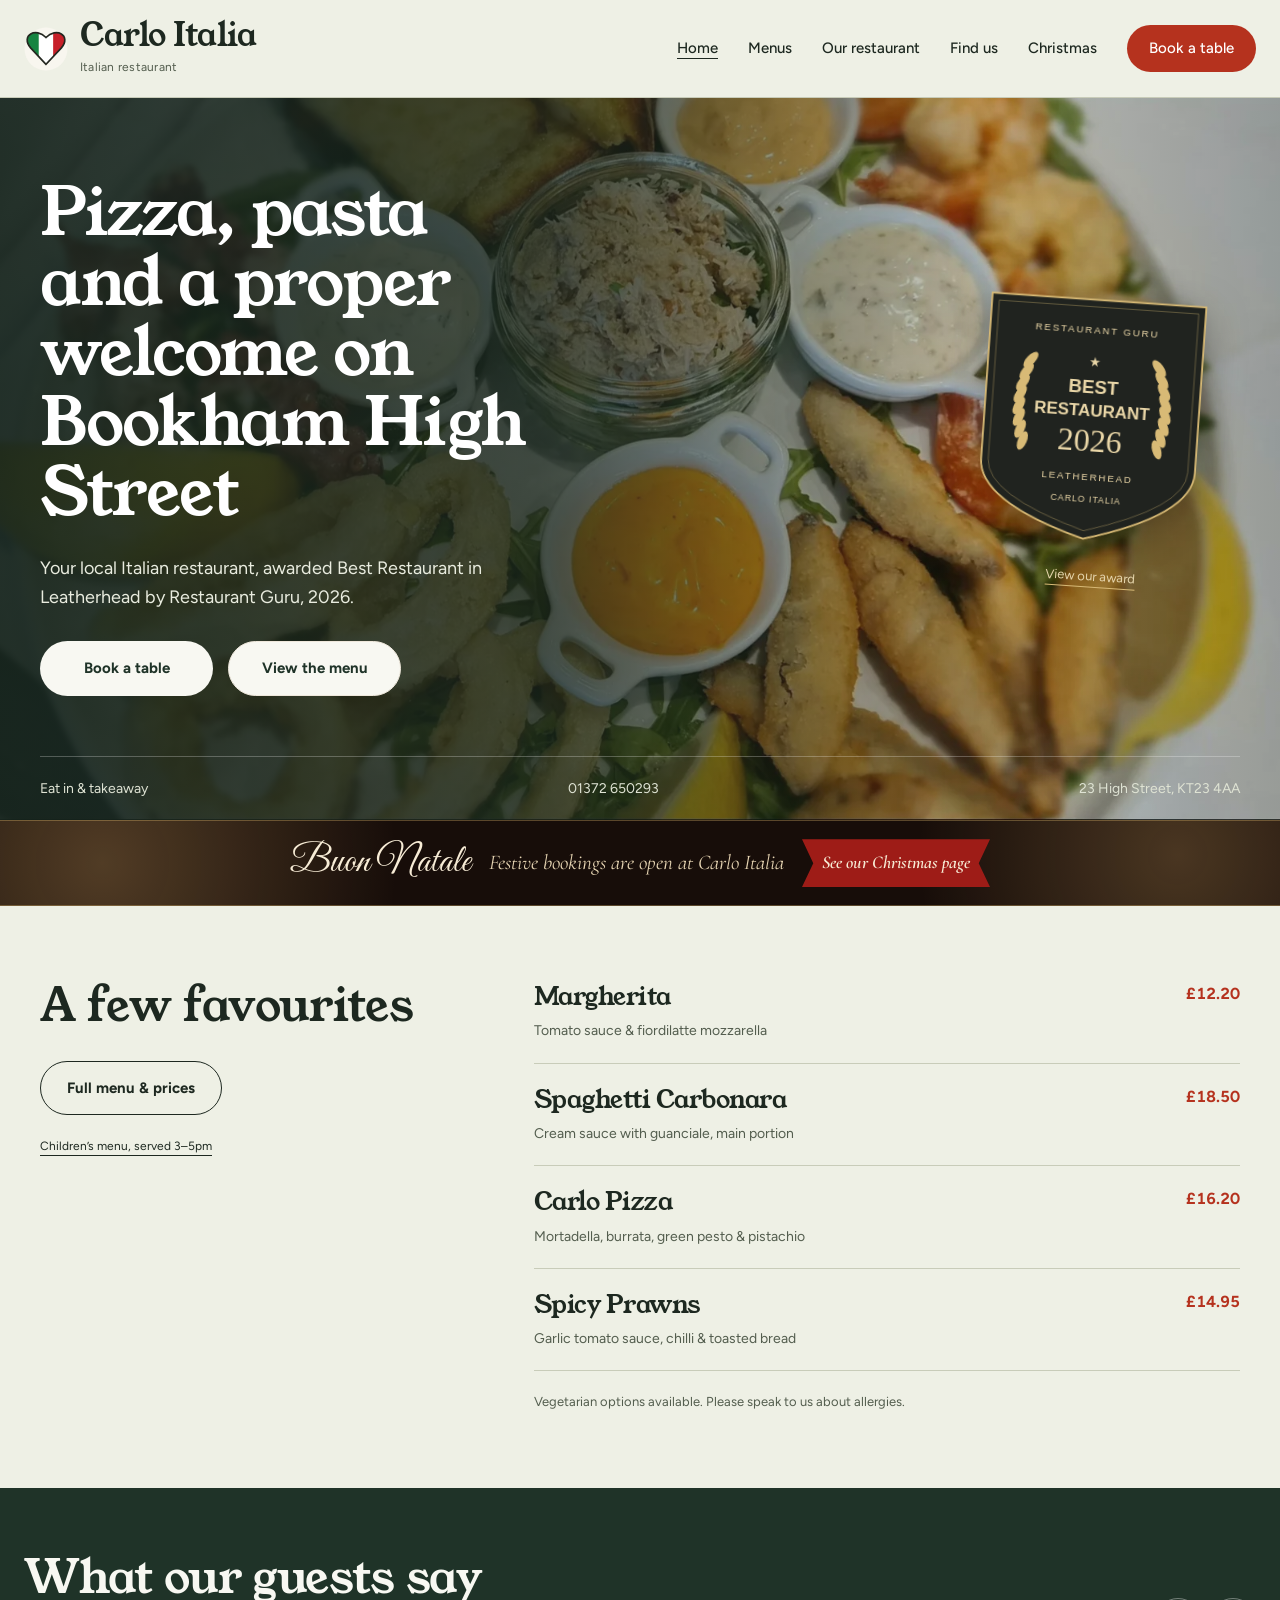
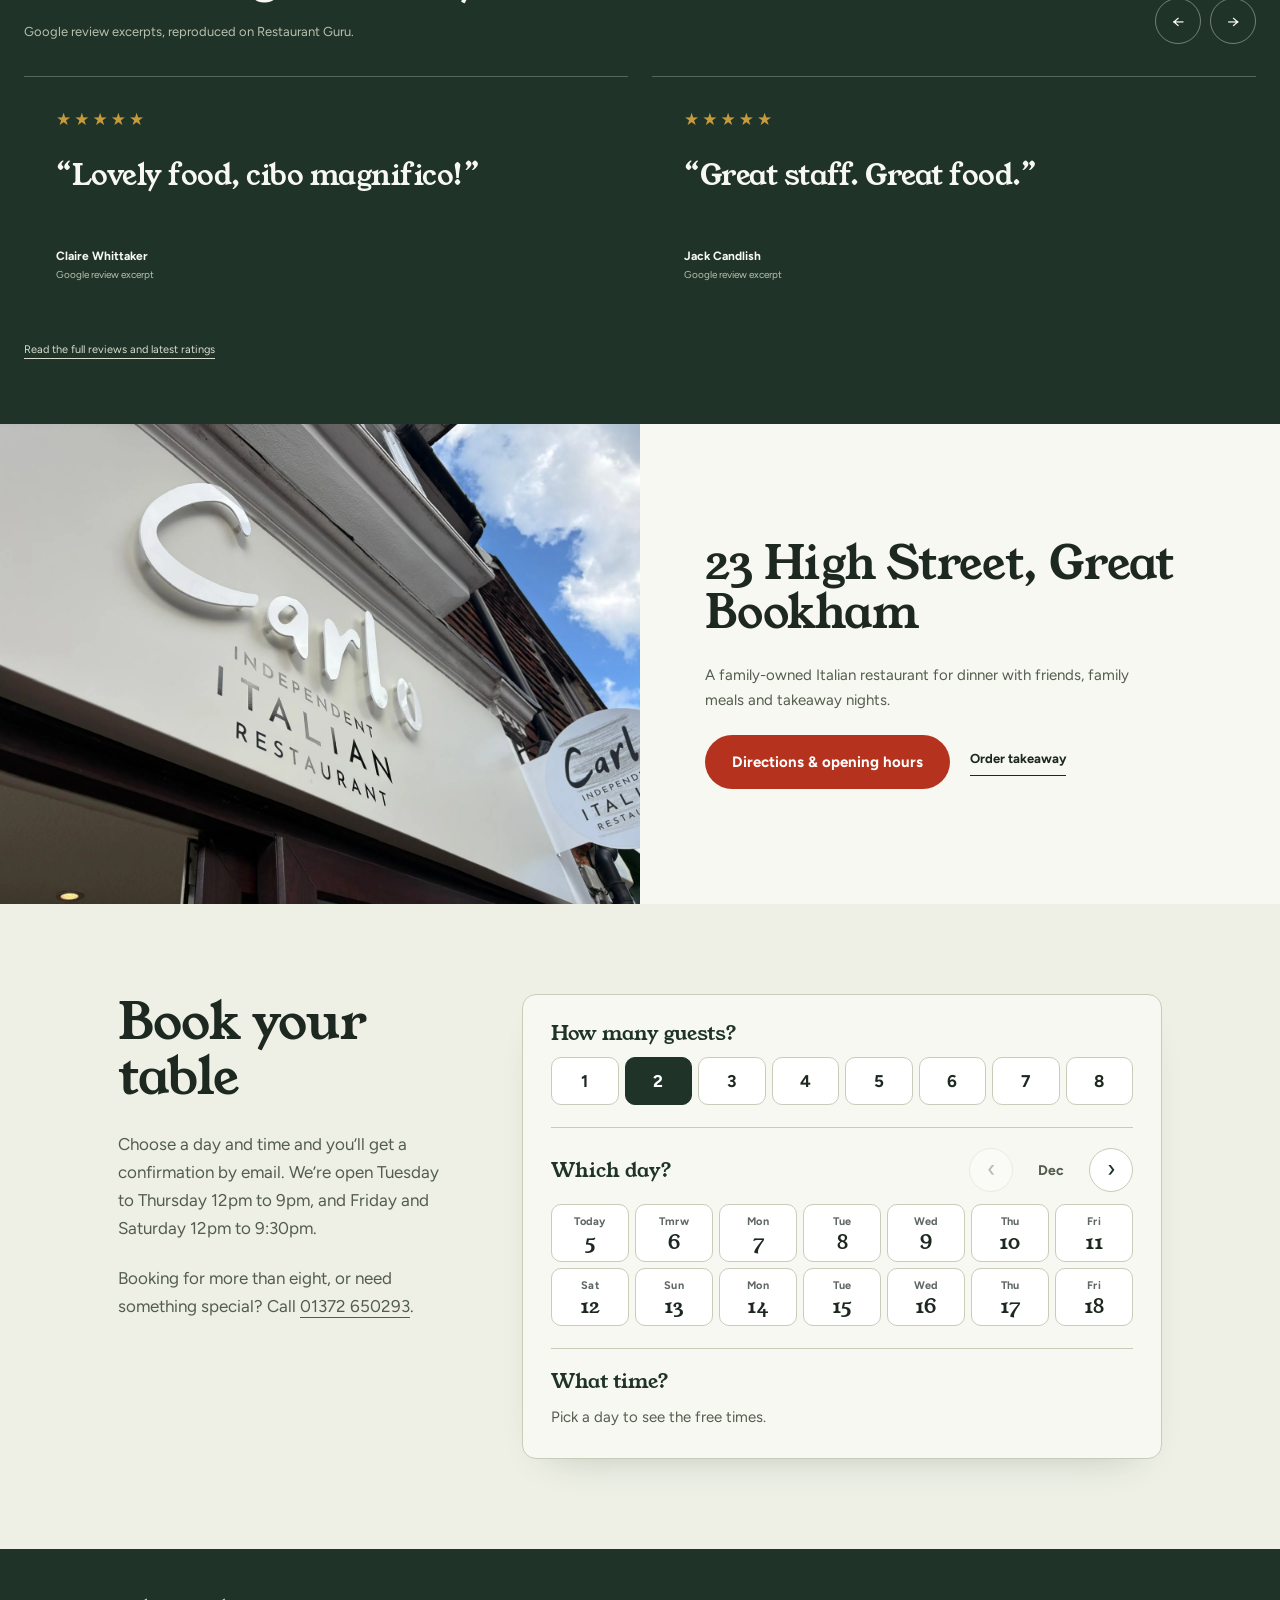
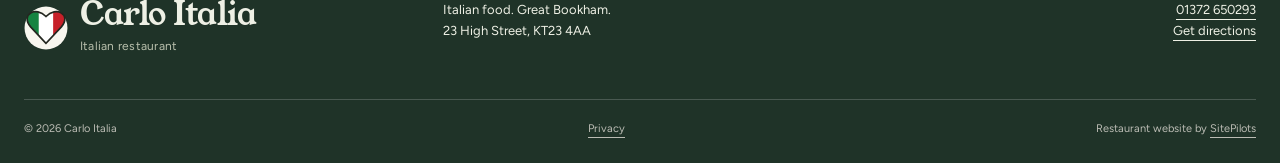
<file: index.html>
<!doctype html><html lang="en-GB"><head><meta charset="utf-8"><meta name="viewport" content="width=device-width,initial-scale=1"><title>Italian Restaurant in Great Bookham | Carlo Italia</title><meta name="description" content="Pizza, pasta and Italian dining at Carlo Italia, 23 High Street, Great Bookham. View the menu, find us and book a table."><meta name="robots" content="index, follow"><link rel="canonical" href="https://www.carloitalia.com/"><meta name="theme-color" content="#1f3328"><meta property="og:title" content="Italian Restaurant in Great Bookham | Carlo Italia"><meta property="og:description" content="Pizza, pasta and Italian dining at Carlo Italia, 23 High Street, Great Bookham. View the menu, find us and book a table."><meta property="og:type" content="website"><meta property="og:url" content="https://www.carloitalia.com/"><meta property="og:image" content="https://www.carloitalia.com/seafood.webp"><link rel="icon" href="favicon.svg" type="image/svg+xml"><link rel="alternate icon" href="favicon.ico"><link rel="apple-touch-icon" href="apple-touch-icon.png"><link rel="preconnect" href="https://fonts.googleapis.com"><link rel="preconnect" href="https://fonts.gstatic.com" crossorigin><link rel="stylesheet" href="https://fonts.googleapis.com/css2?family=Young+Serif&family=Figtree:wght@400;500;700&display=swap"><link rel="stylesheet" href="https://fonts.googleapis.com/css2?family=Great+Vibes&family=Cormorant+Garamond:ital,wght@0,500;0,600;1,500&display=swap"><link rel="stylesheet" href="styles.css?v=3"><script src="script.js" defer></script><script src="booking.js?v=3" defer></script><script type="application/ld+json">{"@context": "https://schema.org", "@type": "Restaurant", "name": "Carlo Italia", "url": "https://www.carloitalia.com/", "telephone": "+441372650293", "servesCuisine": "Italian", "hasMenu": "https://www.carloitalia.com/menu.html", "address": {"@type": "PostalAddress", "streetAddress": "23 High Street", "addressLocality": "Great Bookham", "addressRegion": "Surrey", "postalCode": "KT23 4AA", "addressCountry": "GB"}}</script></head><body><a class="skip" href="#main">Skip to content</a><header class="site-header"><a class="brand" href="index.html" aria-label="Carlo Italia home"><img src="favicon.svg" alt="" width="44" height="44"><span>Carlo Italia <small>Italian restaurant</small></span></a><button class="nav-toggle" type="button" aria-controls="main-nav" aria-expanded="false">Menu <span>+</span></button><nav id="main-nav" aria-label="Main navigation"><a href="index.html" aria-current="page">Home</a><a href="menu.html" >Menus</a><a href="about.html" >Our restaurant</a><a href="visit.html" >Find us</a><a href="christmas.html">Christmas</a><a href="book.html" >Book a table</a></nav></header><main id="main"><section class="hero hero-redesign"><img class="hero-backdrop" src="seafood.webp" width="1600" height="900" alt="Carlo Italia seafood platter, with calamari, prawns and dips" fetchpriority="high"><div class="hero-inner"><div class="hero-copy"><h1>Pizza, pasta and a proper welcome on Bookham High Street</h1><p class="intro">Your local Italian restaurant, awarded Best Restaurant in Leatherhead by Restaurant Guru, 2026.</p><div class="buttons"><a class="button" href="#book">Book a table</a><a class="button hero-secondary" href="menu.html">View the menu</a></div></div><a class="hero-award" href="https://restaurantguru.com/Carlo-Italia-Leatherhead" target="_blank" rel="noopener" aria-label="View Carlo Italia's Restaurant Guru 2026 Best Restaurant award in Leatherhead"><img src="award-2026.svg" width="280" height="300" alt="Restaurant Guru — Best Restaurant 2026, Leatherhead, Carlo Italia"><span>View our award</span></a></div><div class="hero-bottom"><span>Eat in &amp; takeaway</span><a href="tel:+441372650293">01372 650293</a><span>23 High Street, KT23 4AA</span></div></section><a class="xmas-strip" href="christmas.html"><strong>Buon Natale</strong><em>Festive bookings are open at Carlo Italia</em><span>See our Christmas page</span></a><section class="section food-menu"><div class="menu-intro"><h2>A few favourites</h2><a class="button outline" href="menu.html">Full menu &amp; prices</a><a class="small-link" href="menu.html#children">Children’s menu, served 3–5pm</a></div><div class="home-dishes"><article><div><h3>Margherita</h3><p>Tomato sauce &amp; fiordilatte mozzarella</p></div><strong>£12.20</strong></article><article><div><h3>Spaghetti Carbonara</h3><p>Cream sauce with guanciale, main portion</p></div><strong>£18.50</strong></article><article><div><h3>Carlo Pizza</h3><p>Mortadella, burrata, green pesto &amp; pistachio</p></div><strong>£16.20</strong></article><article><div><h3>Spicy Prawns</h3><p>Garlic tomato sauce, chilli &amp; toasted bread</p></div><strong>£14.95</strong></article><p class="menu-footnote">Vegetarian options available. Please speak to us about allergies.</p></div></section><section class="reviews section" aria-labelledby="reviews-title"><div class="review-heading"><div><h2 id="reviews-title">What our guests say</h2><p>Google review excerpts, reproduced on Restaurant Guru.</p></div><div class="review-controls"><button type="button" data-review-prev aria-label="Previous review">←</button><button type="button" data-review-next aria-label="Next review">→</button></div></div><div class="review-track" tabindex="0" aria-label="Guest reviews, scroll horizontally"><article class="review-card"><span class="stars" aria-label="5 out of 5 stars">★★★★★</span><blockquote>“Lovely food, cibo magnifico!”</blockquote><p>Claire Whittaker</p><small>Google review excerpt</small></article><article class="review-card"><span class="stars" aria-label="5 out of 5 stars">★★★★★</span><blockquote>“Great staff. Great food.”</blockquote><p>Jack Candlish</p><small>Google review excerpt</small></article><article class="review-card"><span class="stars" aria-label="5 out of 5 stars">★★★★★</span><blockquote>“The spicy prawns were exceptional”</blockquote><p>kaleb mahoneycullen</p><small>Google review excerpt</small></article></div><p class="review-source"><a href="https://restaurantguru.com/Carlo-Italia-Leatherhead#restaurant-reviews" target="_blank" rel="noopener">Read the full reviews and latest ratings</a></p></section><section class="home-visit"><figure><img src="carlo-photo.webp" width="1600" height="1200" alt="Carlo Italian restaurant sign on Great Bookham High Street" loading="lazy"></figure><div><h2>23 High Street, Great Bookham</h2><p>A family-owned Italian restaurant for dinner with friends, family meals and takeaway nights.</p><div class="buttons"><a class="button" href="visit.html">Directions &amp; opening hours</a><a class="text-link" href="tel:+447988336974">Order takeaway</a></div></div></section><section class="home-book" id="book"><div class="home-book-copy"><h2>Book your table</h2><p>Choose a day and time and you’ll get a confirmation by email. We’re open Tuesday to Thursday 12pm to 9pm, and Friday and Saturday 12pm to 9:30pm.</p><p>Booking for more than eight, or need something special? Call <a href="tel:+441372650293">01372 650293</a>.</p></div><div class="booking-widget" data-carlo-booking></div></section></main><footer><div class="footer-top"><a class="brand" href="index.html"><img src="favicon.svg" alt="" width="44" height="44"><span>Carlo Italia <small>Italian restaurant</small></span></a><p>Italian food. Great Bookham.<br>23 High Street, KT23 4AA</p><div><a href="tel:+441372650293">01372 650293</a><br><a href="https://www.google.com/maps/search/?api=1&query=Carlo+Italia+23+High+Street+Great+Bookham+KT23+4AA" target="_blank" rel="noopener">Get directions</a></div></div><div class="footer-bottom"><span>© 2026 Carlo Italia</span><a href="privacy.html">Privacy</a><span>Restaurant website by <a href="https://sitepilots.co.uk/restaurant-websites/">SitePilots</a></span></div></footer><div class="mobile-actions"><a href="menu.html">View menu</a><a href="book.html">Book a table</a></div></body></html>
</file>
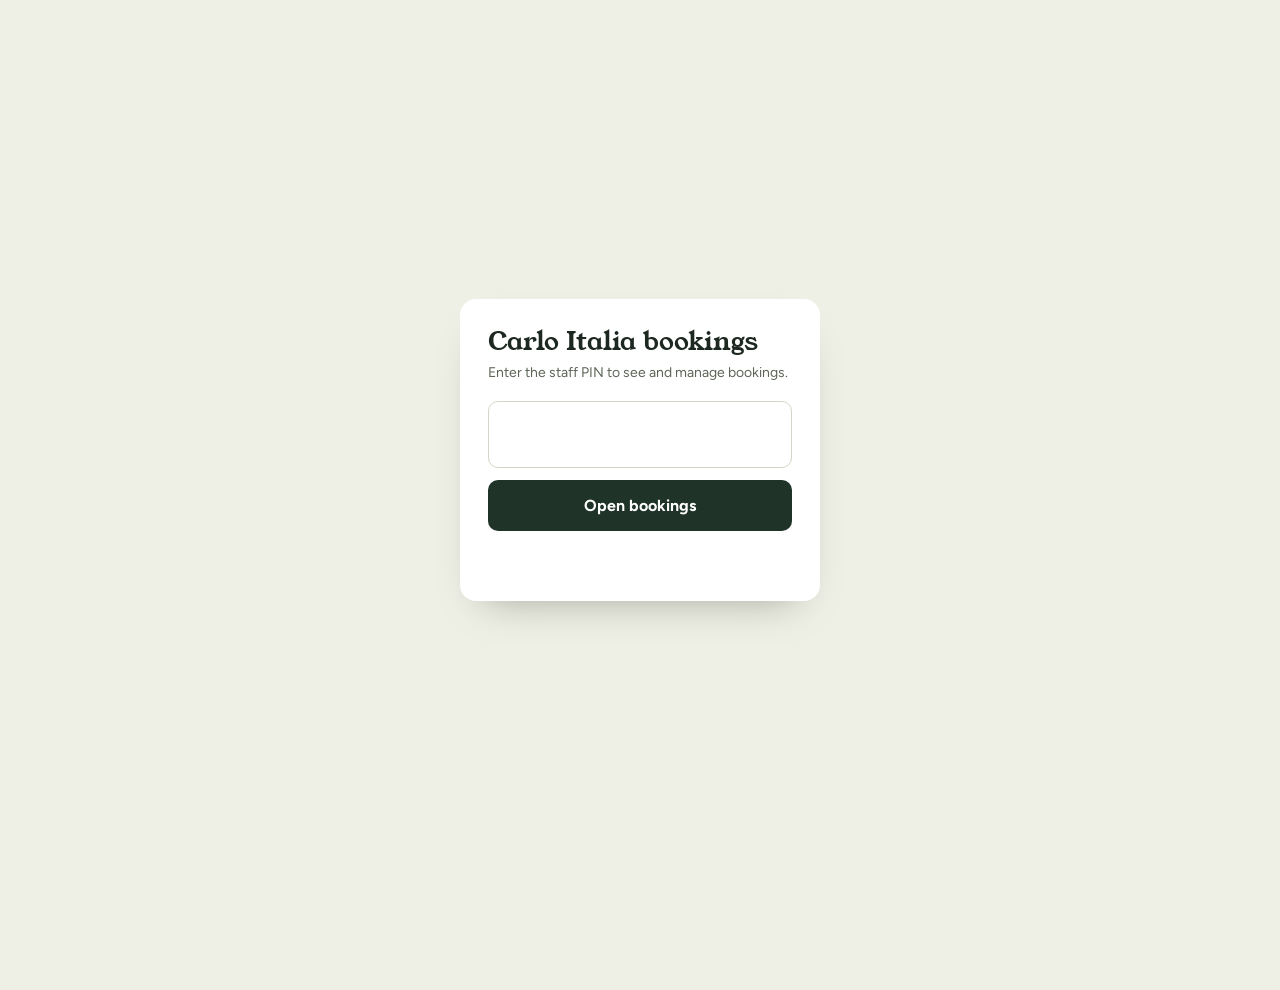
<file: bookings/index.html>
<!doctype html>
<html lang="en-GB">
<head>
<meta charset="utf-8">
<meta name="viewport" content="width=device-width,initial-scale=1,viewport-fit=cover">
<title>Bookings | Carlo Italia</title>
<meta name="robots" content="noindex,nofollow">
<meta name="theme-color" content="#1f3328">
<link rel="icon" href="../favicon.svg" type="image/svg+xml">
<link rel="apple-touch-icon" href="../apple-touch-icon.png">
<link rel="preconnect" href="https://fonts.googleapis.com"><link rel="preconnect" href="https://fonts.gstatic.com" crossorigin>
<link rel="stylesheet" href="https://fonts.googleapis.com/css2?family=Young+Serif&family=Figtree:wght@400;500;700&display=swap">
<style>
:root{--paper:#eef0e5;--card:#fff;--ink:#1d2820;--muted:#5d6658;--line:#d3d6c6;--dark:#1f3328;--red:#b5321e;--gold:#c79b3c;--seat:#2f7a4b;--left:#9aa294}
*{box-sizing:border-box;margin:0;padding:0}
body{background:var(--paper);color:var(--ink);font:16px/1.45 Figtree,Arial,sans-serif;min-height:100vh;padding-bottom:calc(90px + env(safe-area-inset-bottom))}
button,input,select,textarea{font:inherit;color:inherit}
button{cursor:pointer}
.hide{display:none!important}
/* login */
.login{min-height:100vh;display:grid;place-items:center;padding:24px}
.login form{background:var(--card);padding:28px;border-radius:16px;width:min(360px,100%);box-shadow:0 20px 40px -24px rgba(0,0,0,.35)}
.login h1{font:400 26px/1.15 'Young Serif',Georgia,serif;margin-bottom:6px}
.login p{color:var(--muted);font-size:14px;margin-bottom:18px}
.login input{width:100%;font-size:28px;letter-spacing:.3em;text-align:center;padding:12px;border:1.5px solid var(--line);border-radius:10px}
.login button{width:100%;margin-top:12px;background:var(--dark);color:#fff;border:0;border-radius:10px;padding:14px;font-weight:700}
.login .err{color:var(--red);font-weight:700;font-size:14px;margin-top:10px;min-height:1em}
/* top */
header{position:sticky;top:0;z-index:10;background:var(--dark);color:#fff;padding:calc(10px + env(safe-area-inset-top)) 14px 10px}
.hrow{display:flex;align-items:center;gap:8px;justify-content:space-between;max-width:900px;margin:0 auto}
.brand{font:400 18px/1 'Young Serif',Georgia,serif}
.datenav{display:flex;align-items:center;gap:6px}
.datenav button{background:rgba(255,255,255,.12);border:0;color:#fff;border-radius:8px;min-width:38px;height:38px;padding:0 10px;font-weight:700}
.datenav input{background:rgba(255,255,255,.12);border:0;color:#fff;border-radius:8px;height:38px;padding:0 8px;color-scheme:dark;width:140px}
.dayline{max-width:900px;margin:10px auto 0;display:flex;justify-content:space-between;align-items:baseline;gap:10px;flex-wrap:wrap}
.dayline h1{font:400 22px/1.15 'Young Serif',Georgia,serif}
.stats{font-size:14px;opacity:.85}
.tabs{max-width:900px;margin:10px auto 0;display:flex;gap:6px}
.tabs button{flex:1;background:rgba(255,255,255,.1);border:0;color:#fff;border-radius:8px;padding:9px;font-weight:700;font-size:14px}
.tabs button[aria-pressed=true]{background:#fff;color:var(--dark)}
main{max-width:900px;margin:0 auto;padding:14px}
.banner{background:#fbe9e4;color:var(--red);border-radius:10px;padding:12px 14px;font-weight:700;margin-bottom:12px;display:flex;justify-content:space-between;gap:10px;align-items:center}
.banner button{background:var(--red);color:#fff;border:0;border-radius:8px;padding:8px 12px;font-weight:700;font-size:14px}
.empty{text-align:center;color:var(--muted);padding:40px 10px}
.dgrp{margin-bottom:22px}
.dhead{all:unset;box-sizing:border-box;cursor:pointer;display:flex;width:100%;justify-content:space-between;align-items:flex-end;gap:10px;padding:14px 16px;border-radius:14px;background:var(--dark);color:#fff;margin-bottom:10px;position:sticky;top:var(--hh,150px);z-index:5;box-shadow:0 8px 18px -12px rgba(0,0,0,.5)}
.dhead.today{background:var(--red)}
.dhead .big{font:400 26px/1.05 'Young Serif',Georgia,serif;display:block}
.dhead .sub{font-size:14px;opacity:.85;display:block;margin-top:3px}
.dhead .cnt{font-size:13px;font-weight:700;text-align:right;white-space:nowrap;opacity:.95}
.dhead .cnt small{display:block;font-weight:400;opacity:.8}
.uphint{font-size:14px;color:var(--muted);margin:0 2px 14px}
/* booking cards */
.bk{background:var(--card);border-radius:14px;padding:14px;margin-bottom:10px;display:grid;grid-template-columns:84px minmax(0,1fr);gap:4px 12px;border-left:5px solid var(--dark);position:relative}
.bk.seated{border-left-color:var(--seat)}
.bk.left,.bk.cancelled,.bk.noshow{border-left-color:var(--left);opacity:.62}
.bk .t{font:400 22px/1 'Young Serif',Georgia,serif;grid-row:span 3}
.bk .t small{display:block;font:700 12px/1.3 Figtree,sans-serif;color:var(--muted);margin-top:6px}
.bk .who{font-weight:700;font-size:17px;display:flex;gap:8px;align-items:baseline;flex-wrap:wrap}
.bk .who .n{background:var(--paper);border-radius:6px;padding:1px 7px;font-size:14px}
.bk .meta{font-size:14px;color:var(--muted);display:flex;gap:12px;flex-wrap:wrap;align-items:center}
.bk .meta a{color:var(--dark);font-weight:700}
.bk .note{font-size:14px;background:#fff7e3;border-radius:8px;padding:6px 9px}
.tsel{font-size:14px;font-weight:700;border:1.5px solid var(--line);border-radius:8px;padding:3px 6px;background:#fff}
.chip{font-size:12px;font-weight:700;border-radius:999px;padding:3px 9px;background:var(--paper)}
.chip.seated{background:#dff0e5;color:var(--seat)}
.chip.cancelled,.chip.noshow{background:#f4e0dc;color:var(--red)}
.acts{grid-column:1/-1;display:flex;gap:6px;flex-wrap:wrap;margin-top:8px}
.acts button{border:1.5px solid var(--line);background:#fff;border-radius:9px;padding:8px 12px;font-size:14px;font-weight:700}
.acts .seat{background:var(--seat);border-color:var(--seat);color:#fff}
.acts .leave{background:var(--dark);border-color:var(--dark);color:#fff}
.acts .undo{color:var(--muted)}
/* timeline */
.tl{background:var(--card);border-radius:14px;padding:12px;overflow-x:auto}
.tl-grid{min-width:620px;position:relative}
.tl-row{display:grid;grid-template-columns:54px 1fr;align-items:center;height:46px;border-bottom:1px solid var(--line)}
.tl-row:last-child{border-bottom:0}
.tl-row b{font-size:14px;position:sticky;left:0;background:#fff;z-index:3;height:100%;display:flex;flex-direction:column;justify-content:center}
.tl-row b small{display:block;font-weight:400;color:var(--muted);font-size:11px}
.tl-lane{position:relative;height:100%}
.tl-blk{position:absolute;top:6px;bottom:6px;border-radius:7px;background:var(--dark);color:#fff;font-size:12px;font-weight:700;padding:4px 7px;overflow:hidden;white-space:nowrap;text-overflow:ellipsis;line-height:1.25}
.tl-blk.seated{background:var(--seat)}
.tl-blk.left{background:var(--left)}
.tl-hours{display:grid;grid-template-columns:54px 1fr;font-size:11px;color:var(--muted);margin-bottom:4px}
.tl-hours div{position:relative;height:14px}
.tl-hours div span{position:absolute;transform:translateX(-50%);white-space:nowrap}
.tl-now{position:absolute;top:18px;bottom:0;width:2px;background:var(--red);z-index:2}
.tl-legend{display:flex;gap:14px;font-size:12px;color:var(--muted);margin-top:10px}
.tl-legend i{display:inline-block;width:12px;height:12px;border-radius:3px;vertical-align:-2px;margin-right:5px;background:var(--dark)}
.tl-legend i.s{background:var(--seat)}.tl-legend i.l{background:var(--left)}
/* bottom bar */
.bar{position:fixed;left:0;right:0;bottom:0;background:var(--card);border-top:1px solid var(--line);padding:10px 14px calc(10px + env(safe-area-inset-bottom));display:flex;gap:8px;justify-content:center;z-index:9}
.bar button{flex:1;max-width:280px;border:0;border-radius:12px;padding:14px;font-weight:700}
.bar .add{background:var(--red);color:#fff}
.bar .walk{background:var(--dark);color:#fff}
.bar .more{flex:0 0 auto;background:var(--paper)}
/* sheet */
.sheet{position:fixed;inset:0;background:rgba(15,20,16,.45);z-index:20;display:flex;align-items:flex-end;justify-content:center}
.sheet form,.sheet .panel{background:var(--card);width:min(560px,100%);border-radius:18px 18px 0 0;padding:18px 16px calc(18px + env(safe-area-inset-bottom));max-height:92vh;overflow:auto}
.sheet h2{font:400 22px/1.2 'Young Serif',Georgia,serif;margin-bottom:12px;display:flex;justify-content:space-between;align-items:center}
.sheet h2 button{background:none;border:0;font-size:26px;line-height:1}
.f2{display:grid;grid-template-columns:1fr 1fr;gap:10px}
.sheet label{display:flex;flex-direction:column;gap:4px;font-size:13px;font-weight:700;margin-bottom:10px}
.sheet label{min-width:0}.sheet input,.sheet select,.sheet textarea{min-width:0;width:100%;font-size:16px;padding:10px;border:1.5px solid var(--line);border-radius:9px;background:#fff;font-weight:400}
.sheet .check{flex-direction:row;align-items:center;gap:8px;font-weight:500}
.sheet .check input{width:20px;height:20px}
.sheet .go{width:100%;background:var(--dark);color:#fff;border:0;border-radius:12px;padding:14px;font-weight:700;margin-top:4px}
.sheet .msg{color:var(--red);font-weight:700;font-size:14px;margin:6px 0}
.cl-list{list-style:none;margin:8px 0 14px}
.cl-list li{display:flex;justify-content:space-between;align-items:center;padding:8px 0;border-bottom:1px solid var(--line);font-size:15px}
.cl-list button{border:0;background:var(--paper);border-radius:8px;padding:6px 10px;font-weight:700;font-size:13px}
.toast{position:fixed;left:50%;bottom:calc(86px + env(safe-area-inset-bottom));transform:translateX(-50%);background:var(--ink);color:#fff;padding:10px 16px;border-radius:999px;font-size:14px;font-weight:700;z-index:30;opacity:0;transition:opacity .2s;pointer-events:none}
.toast.on{opacity:1}
.sync{font-size:12px;opacity:.7}
</style>
</head>
<body>
<section class="login" id="login">
  <form id="loginForm">
    <h1>Carlo Italia bookings</h1>
    <p>Enter the staff PIN to see and manage bookings.</p>
    <input id="pin" type="password" inputmode="numeric" autocomplete="current-password" aria-label="Staff PIN" required>
    <button type="submit">Open bookings</button>
    <p class="err" id="loginErr"></p>
  </form>
</section>

<div id="app" class="hide">
<header>
  <div class="hrow">
    <span class="brand">Carlo Italia</span>
    <div class="datenav">
      <button type="button" id="prev" aria-label="Previous day">‹</button>
      <button type="button" id="today">Today</button>
      <button type="button" id="next" aria-label="Next day">›</button>
      <input type="date" id="dpick" aria-label="Pick a date">
    </div>
  </div>
  <div class="dayline"><h1 id="dayTitle">…</h1><span class="stats" id="stats"></span></div>
  <div class="tabs"><button type="button" id="tUp" aria-pressed="true">Upcoming</button><button type="button" id="tList" aria-pressed="false">By day</button><button type="button" id="tTables" aria-pressed="false">Tables</button></div>
</header>
<main>
  <div id="closedBanner" class="banner hide"><span id="closedTxt">Closed this day. Online bookings are off.</span><button type="button" id="reopen">Open again</button></div>
  <div id="upcoming"></div>
  <div id="list" class="hide"></div>
  <div id="tables" class="hide"></div>
  <p class="sync" id="sync"></p>
</main>
<div class="bar">
  <button type="button" class="add" id="openAdd">+ Booking</button>
  <button type="button" class="walk" id="openWalk">Walk-in</button>
  <button type="button" class="more" id="openMore" aria-label="Closed days and settings">⋯</button>
</div>
</div>

<div class="sheet hide" id="addSheet">
  <form id="addForm">
    <h2><span id="addTitle">New booking</span><button type="button" data-close aria-label="Close">×</button></h2>
    <div class="f2">
      <label>Date<input type="date" name="date" required></label>
      <label>Time<select name="time" required></select></label>
    </div>
    <div class="f2">
      <label>Guests<input type="number" name="size" min="1" max="40" value="2" required></label>
      <label>Table<select name="tables"></select></label>
    </div>
    <label>Name<input name="name" autocomplete="off"></label>
    <div class="f2">
      <label>Phone<input name="phone" type="tel" autocomplete="off"></label>
      <label>Email<input name="email" type="email" autocomplete="off"></label>
    </div>
    <label>Notes<textarea name="notes" rows="2"></textarea></label>
    <label class="check"><input type="checkbox" name="sendEmail"> Email them a confirmation</label>
    <p class="msg" id="addMsg"></p>
    <button class="go" type="submit" id="addGo">Save booking</button>
  </form>
</div>

<div class="sheet hide" id="moreSheet">
  <div class="panel">
    <h2>Closed days<button type="button" data-close aria-label="Close">×</button></h2>
    <p style="font-size:14px;color:var(--muted)">Close a day and nobody can book it online. Existing bookings are not cancelled.</p>
    <form id="clForm" class="f2" style="margin-top:12px">
      <label>Date<input type="date" name="date" required></label>
      <label>Reason (optional)<input name="note" placeholder="Holiday"></label>
      <button class="go" type="submit" style="grid-column:1/-1">Close this day</button>
    </form>
    <ul class="cl-list" id="clList"></ul>
    <button type="button" class="go" id="logout" style="background:var(--paper);color:var(--ink)">Log out on this phone</button>
  </div>
</div>
<div class="toast" id="toast"></div>

<script>
(function(){
  'use strict';
  var API='https://script.google.com/macros/s/AKfycbzjqKTC0CLT7kqkpCGWdEVA_Q1rLzpZp0xr3hY4IeMJLD91gcpk8TylPjZWG1DJ5U18/exec';
  var $=function(id){return document.getElementById(id)};
  var store={get:function(k){try{return localStorage.getItem(k)}catch(e){return null}},set:function(k,v){try{localStorage.setItem(k,v)}catch(e){}},del:function(k){try{localStorage.removeItem(k)}catch(e){}}};
  var pin=store.get('carloPin')||'', data=null, view='upcoming', date=null, timer=null;
  function post(b){b.pin=pin;return fetch(API,{method:'POST',headers:{'Content-Type':'text/plain;charset=utf-8'},body:JSON.stringify(b)}).then(function(r){return r.json()})}
  function toast(t){var x=$('toast');x.textContent=t;x.classList.add('on');clearTimeout(x._t);x._t=setTimeout(function(){x.classList.remove('on')},2200)}
  function esc(s){return String(s==null?'':s).replace(/[&<>"]/g,function(c){return{'&':'&amp;','<':'&lt;','>':'&gt;','"':'&quot;'}[c]})}
  function mins(t){var p=String(t).split(':');return +p[0]*60+ +p[1]}
  function hm(m){return ('0'+Math.floor(m/60)).slice(-2)+':'+('0'+m%60).slice(-2)}
  function nice(t){var m=mins(t),h=Math.floor(m/60),mm=m%60,ap=h>=12?'pm':'am';h=h%12||12;return h+(mm?':'+('0'+mm).slice(-2):'')+ap}
  function shift(d,n){var p=d.split('-').map(Number),x=new Date(Date.UTC(p[0],p[1]-1,p[2]+n));return x.toISOString().slice(0,10)}

  // login
  $('loginForm').addEventListener('submit',function(e){e.preventDefault();pin=$('pin').value.trim();$('loginErr').textContent='Checking…';
    post({a:'ping'}).then(function(r){if(r.ok){store.set('carloPin',pin);start()}else{$('loginErr').textContent='That PIN is not right.'}}).catch(function(){$('loginErr').textContent='Could not connect. Check your signal.'})});
  function start(){$('login').classList.add('hide');$('app').classList.remove('hide');load(date);clearInterval(timer);timer=setInterval(function(){if(!document.hidden&&$('addSheet').classList.contains('hide'))load(date,true)},45000)}
  if(pin){post({a:'ping'}).then(function(r){if(r.ok)start();else store.del('carloPin')}).catch(function(){start()})}

  function load(d,quiet){
    if(!quiet)$('sync').textContent='Loading…';
    var req=view==='upcoming'?{a:'upcoming'}:{a:'list',date:d||date||''};
    return post(req).then(function(r){
      if(!r.ok){if(r.error==='pin'){store.del('carloPin');location.reload()}return}
      data=r;if(!r.upcoming)date=r.date;else if(!date)date=r.date;render();$('sync').textContent='Updated '+r.now.iso.slice(11)+'. Refreshes by itself.';
    }).catch(function(){$('sync').textContent='Could not refresh. Check your signal.'});
  }
  function render(){
    $('upcoming').classList.toggle('hide',view!=='upcoming');$('list').classList.toggle('hide',view!=='list');$('tables').classList.toggle('hide',view!=='tables');
    document.querySelector('.datenav').style.visibility=view==='upcoming'?'hidden':'visible';
    if(data.upcoming){
      $('dayTitle').textContent='Upcoming bookings';
      var c=data.bookings.reduce(function(a,b){return a+b.size},0);
      $('stats').textContent=data.bookings.length+(data.bookings.length===1?' booking, ':' bookings, ')+c+' guests';
      $('closedBanner').classList.add('hide');
      renderUpcoming();renderClosures();setHH();return;
    }
    $('dpick').value=date;
    var isToday=date===data.now.date;
    $('dayTitle').textContent=(isToday?'Today, ':'')+data.nice;
    var act=data.bookings.filter(function(b){return b.status!=='cancelled'&&b.status!=='noshow'});
    var covers=act.reduce(function(a,b){return a+b.size},0);
    $('stats').textContent=act.length+(act.length===1?' booking, ':' bookings, ')+covers+' guests'+(data.hours?'':' · closed day');
    $('closedBanner').classList.toggle('hide',!data.closed);
    renderList();if(view==='tables')renderTables();renderClosures();setHH();
  }
  function setHH(){var h=document.querySelector('header');if(h)document.documentElement.style.setProperty('--hh',(h.offsetHeight+6)+'px')}
  function tableOpts(sel){
    var o='<option value="">No table</option>';
    data.tables.forEach(function(t){o+='<option'+(sel===t.id?' selected':'')+' value="'+t.id+'">'+t.id+' ('+t.seats+')</option>'});
    if(sel&&!data.tables.some(function(t){return t.id===sel}))o+='<option selected value="'+esc(sel)+'">'+esc(sel)+'</option>';
    return o;
  }
  function renderList(){
    var L=$('list');
    if(!data.bookings.length){L.innerHTML='<p class="empty">No bookings for this day yet.</p>';return}
    var nowM=data.now.mins,isToday=date===data.now.date;
    L.innerHTML=data.bookings.map(card).join('');
  }
  function card(b){
      var st=b.status,acts='';
      if(st==='confirmed')acts='<button class="seat" data-s="seated">Seated</button><button data-s="noshow">No-show</button><button data-s="cancelled">Cancel</button>';
      else if(st==='seated')acts='<button class="leave" data-s="left">They’ve left, free the table</button><button class="undo" data-s="confirmed">Undo</button>';
      else acts='<button class="undo" data-s="confirmed">Undo ('+(st==='left'?'left '+nice(b.leftAt):st==='noshow'?'no-show':'cancelled')+')</button>';
      var end=hm(Math.min(mins(b.time)+data.duration,1439));
      return '<article class="bk '+st+'" data-id="'+b.id+'"><div class="t">'+nice(b.time)+'<small>to '+nice(end)+'</small></div>'+
        '<div class="who">'+esc(b.name)+' <span class="n">'+b.size+'</span>'+(st!=='confirmed'?' <span class="chip '+st+'">'+(st==='noshow'?'no-show':st)+'</span>':'')+'</div>'+
        '<div class="meta"><select class="tsel" aria-label="Table">'+tableOpts(b.tables)+'</select>'+(b.phone?'<a href="tel:'+esc(b.phone)+'">'+esc(b.phone)+'</a>':'')+'<span>'+esc(b.source)+'</span></div>'+
        (b.notes?'<div class="note">'+esc(b.notes)+'</div>':'<div></div>')+
        '<div class="acts">'+acts+'</div></article>';
  }
  function relDay(d){if(d===data.now.date)return 'Today';if(d===shift(data.now.date,1))return 'Tomorrow';var p=d.split('-').map(Number);return ['Sunday','Monday','Tuesday','Wednesday','Thursday','Friday','Saturday'][new Date(Date.UTC(p[0],p[1]-1,p[2])).getUTCDay()]}
  function renderUpcoming(){
    var U=$('upcoming');
    if(!data.bookings.length){U.innerHTML='<p class="empty">No upcoming bookings yet.</p>';return}
    var groups=[],cur=null;
    data.bookings.forEach(function(b){if(!cur||cur.date!==b.date){cur={date:b.date,nice:b.nice,items:[]};groups.push(cur)}cur.items.push(b)});
    U.innerHTML='<p class="uphint">Every booking from today onwards. Tap a date to see that day on its own.</p>'+groups.map(function(g){
      var rel=relDay(g.date),cov=g.items.reduce(function(a,b){return a+b.size},0);
      var p=g.date.split('-').map(Number),n=data.now.date.split('-').map(Number),days=Math.round((Date.UTC(p[0],p[1]-1,p[2])-Date.UTC(n[0],n[1]-1,n[2]))/864e5);
      var M=['Jan','Feb','Mar','Apr','May','Jun','Jul','Aug','Sep','Oct','Nov','Dec'],sub;
      if(rel==='Today'||rel==='Tomorrow')sub=g.nice;
      else if(days<7)sub=g.nice.replace(/^\w+ /,'')+', this week';
      else{sub=g.nice+', in '+days+' days';rel=rel.slice(0,3)+' '+p[2]+' '+M[p[1]-1]}
      return '<section class="dgrp"><button type="button" class="dhead'+(rel==='Today'?' today':'')+'" data-date="'+g.date+'"><span><span class="big">'+rel+'</span><span class="sub">'+esc(sub)+'</span></span><span class="cnt">'+g.items.length+(g.items.length===1?' booking':' bookings')+'<small>'+cov+' guests ›</small></span></button>'+g.items.map(card).join('')+'</section>';
    }).join('');
  }
  function onCardClick(e){
    var dh=e.target.closest('.dhead');if(dh){date=dh.dataset.date;showView('list');return}
    var btn=e.target.closest('button[data-s]');if(!btn)return;
    var card=btn.closest('.bk'),id=card.dataset.id,s=btn.dataset.s;
    if(s==='cancelled'&&!confirm('Cancel this booking?'))return;
    btn.disabled=true;
    post({a:'set',id:id,status:s}).then(function(r){toast(r.ok?(s==='left'?'Table freed':'Saved'):'Could not save');load(date,true)});
  }
  $('list').addEventListener('click',onCardClick);$('upcoming').addEventListener('click',onCardClick);
  function onTable(e){
    if(!e.target.classList.contains('tsel'))return;
    var id=e.target.closest('.bk').dataset.id;
    post({a:'move',id:id,tables:e.target.value}).then(function(r){toast(r.ok?'Table changed':'Could not save');load(date,true)});
  }
  $('list').addEventListener('change',onTable);$('upcoming').addEventListener('change',onTable);
  function renderTables(){
    var T=$('tables'),h=data.hours||[720,1290],lo=h[0]-30,hi=h[1]+30,span=hi-lo;
    var pct=function(m){return ((m-lo)/span*100)+'%'};
    var hours='';for(var m=Math.ceil(lo/60)*60;m<=hi;m+=60)hours+='<span style="left:'+pct(m)+'">'+nice(hm(m))+'</span>';
    var rows=data.tables.map(function(t){
      var blks=data.bookings.filter(function(b){return (b.status==='confirmed'||b.status==='seated'||b.status==='left')&&b.tables.split('+').indexOf(t.id)>-1}).map(function(b){
        var s=mins(b.time),e=s+data.duration;if(b.status==='left'&&b.leftAt)e=Math.max(s+10,mins(b.leftAt));
        return '<div class="tl-blk '+b.status+'" style="left:'+pct(s)+';width:calc('+((e-s)/span*100)+'% - 2px)">'+esc(b.name)+' · '+b.size+'</div>';
      }).join('');
      return '<div class="tl-row"><b>'+t.id+'<small>'+t.seats+' seats</small></b><div class="tl-lane">'+blks+'</div></div>';
    }).join('');
    var now=date===data.now.date&&data.now.mins>=lo&&data.now.mins<=hi?'<div class="tl-now" style="left:calc(54px + (100% - 54px) * '+((data.now.mins-lo)/span)+')"></div>':'';
    T.innerHTML='<div class="tl" id="tlScroll"><div class="tl-grid"><div class="tl-hours"><span></span><div>'+hours+'</div></div>'+rows+now+'</div><div class="tl-legend"><span><i></i>Booked</span><span><i class="s"></i>Seated</span><span><i class="l"></i>Left</span></div></div>';
    requestAnimationFrame(function(){var sc=$('tlScroll'),g=sc.querySelector('.tl-grid'),lane=sc.querySelector('.tl-lane');if(!g||!lane||sc.scrollWidth<=sc.clientWidth)return;var focus=date===data.now.date?data.now.mins:null;if(focus===null){var f=data.bookings.filter(function(b){return b.status!=='cancelled'&&b.status!=='noshow'})[0];focus=f?mins(f.time):lo+span/2}var x=54+(focus-lo)/span*lane.offsetWidth;sc.scrollLeft=Math.max(0,x-sc.clientWidth/3)});
  }
  function renderClosures(){
    $('clList').innerHTML=data.closures.length?data.closures.map(function(c){return '<li><span>'+c.date+(c.note?' · '+esc(c.note):'')+'</span><button data-d="'+c.date+'">Reopen</button></li>'}).join(''):'<li><span style="color:var(--muted)">No closed days coming up.</span></li>';
  }
  $('clList').addEventListener('click',function(e){var b=e.target.closest('button[data-d]');if(!b)return;post({a:'closure',date:b.dataset.d,remove:true}).then(function(){toast('Day reopened');load(date,true)})});
  $('clForm').addEventListener('submit',function(e){e.preventDefault();var f=e.target;post({a:'closure',date:f.date.value,note:f.note.value}).then(function(r){toast(r.ok?'Day closed':'Could not save');f.reset();load(date,true)})});
  $('reopen').addEventListener('click',function(){post({a:'closure',date:date,remove:true}).then(function(){toast('Day reopened');load(date,true)})});
  $('logout').addEventListener('click',function(){store.del('carloPin');location.reload()});

  $('prev').onclick=function(){date=shift(date,-1);load(date)};$('next').onclick=function(){date=shift(date,1);load(date)};
  $('today').onclick=function(){date=data.now.date;load(date)};$('dpick').onchange=function(){if(this.value){date=this.value;load(date)}};
  function showView(v){view=v;['tUp','tList','tTables'].forEach(function(id){$(id).setAttribute('aria-pressed',String({tUp:'upcoming',tList:'list',tTables:'tables'}[id]===v))});load(v==='upcoming'?'':date);}
  $('tUp').onclick=function(){showView('upcoming')};$('tList').onclick=function(){showView('list')};$('tTables').onclick=function(){showView('tables')};

  // add booking / walk-in
  var walk=false;
  function openAdd(isWalk){
    walk=isWalk;var f=$('addForm');f.reset();$('addMsg').textContent='';
    $('addTitle').textContent=isWalk?'Walk-in':'New booking';
    f.date.value=isWalk?data.now.date:date;
    var opts='',sel='';var h=data.hours||[720,1290];
    for(var m=h[0];m<=h[1];m+=15)opts+='<option value="'+hm(m)+'">'+nice(hm(m))+'</option>';
    f.time.innerHTML=opts;
    if(isWalk){var n=Math.round(data.now.mins/15)*15;var v=hm(n);if(!f.time.querySelector('[value="'+v+'"]'))f.time.insertAdjacentHTML('afterbegin','<option value="'+v+'">'+nice(v)+'</option>');f.time.value=v}
    else f.time.value=hm(Math.max(h[0],1140));
    f.tables.innerHTML='<option value="">Pick for me</option>'+data.tables.map(function(t){return '<option value="'+t.id+'">'+t.id+' ('+t.seats+')</option>'}).join('');
    f.elements.namedItem('name').placeholder=isWalk?'Walk-in':'';
    f.sendEmail.closest('label').classList.toggle('hide',isWalk);
    $('addSheet').classList.remove('hide');
  }
  $('openAdd').onclick=function(){openAdd(false)};$('openWalk').onclick=function(){openAdd(true)};
  $('openMore').onclick=function(){$('moreSheet').classList.remove('hide')};
  [].forEach.call(document.querySelectorAll('[data-close]'),function(b){b.onclick=function(){b.closest('.sheet').classList.add('hide')}});
  [].forEach.call(document.querySelectorAll('.sheet'),function(s){s.addEventListener('click',function(e){if(e.target===s)s.classList.add('hide')})});
  $('addForm').addEventListener('submit',function(e){
    e.preventDefault();var f=e.target;$('addGo').disabled=true;$('addMsg').textContent='';
    var body={a:'add',date:f.date.value,time:f.time.value,size:+f.size.value,tables:f.tables.value,name:f.elements.namedItem('name').value,phone:f.phone.value,email:f.email.value,notes:f.notes.value,sendEmail:f.sendEmail.checked,walkin:walk,force:!!f.tables.value};
    post(body).then(function(r){
      if(r.ok){$('addSheet').classList.add('hide');toast('Saved on '+(r.tables||'no table'));load(f.date.value,true)}
      else $('addMsg').textContent=r.msg||'Could not save.';
    }).catch(function(){$('addMsg').textContent='Could not connect.'}).then(function(){$('addGo').disabled=false});
  });
})();
</script>
</body>
</html>
</file>
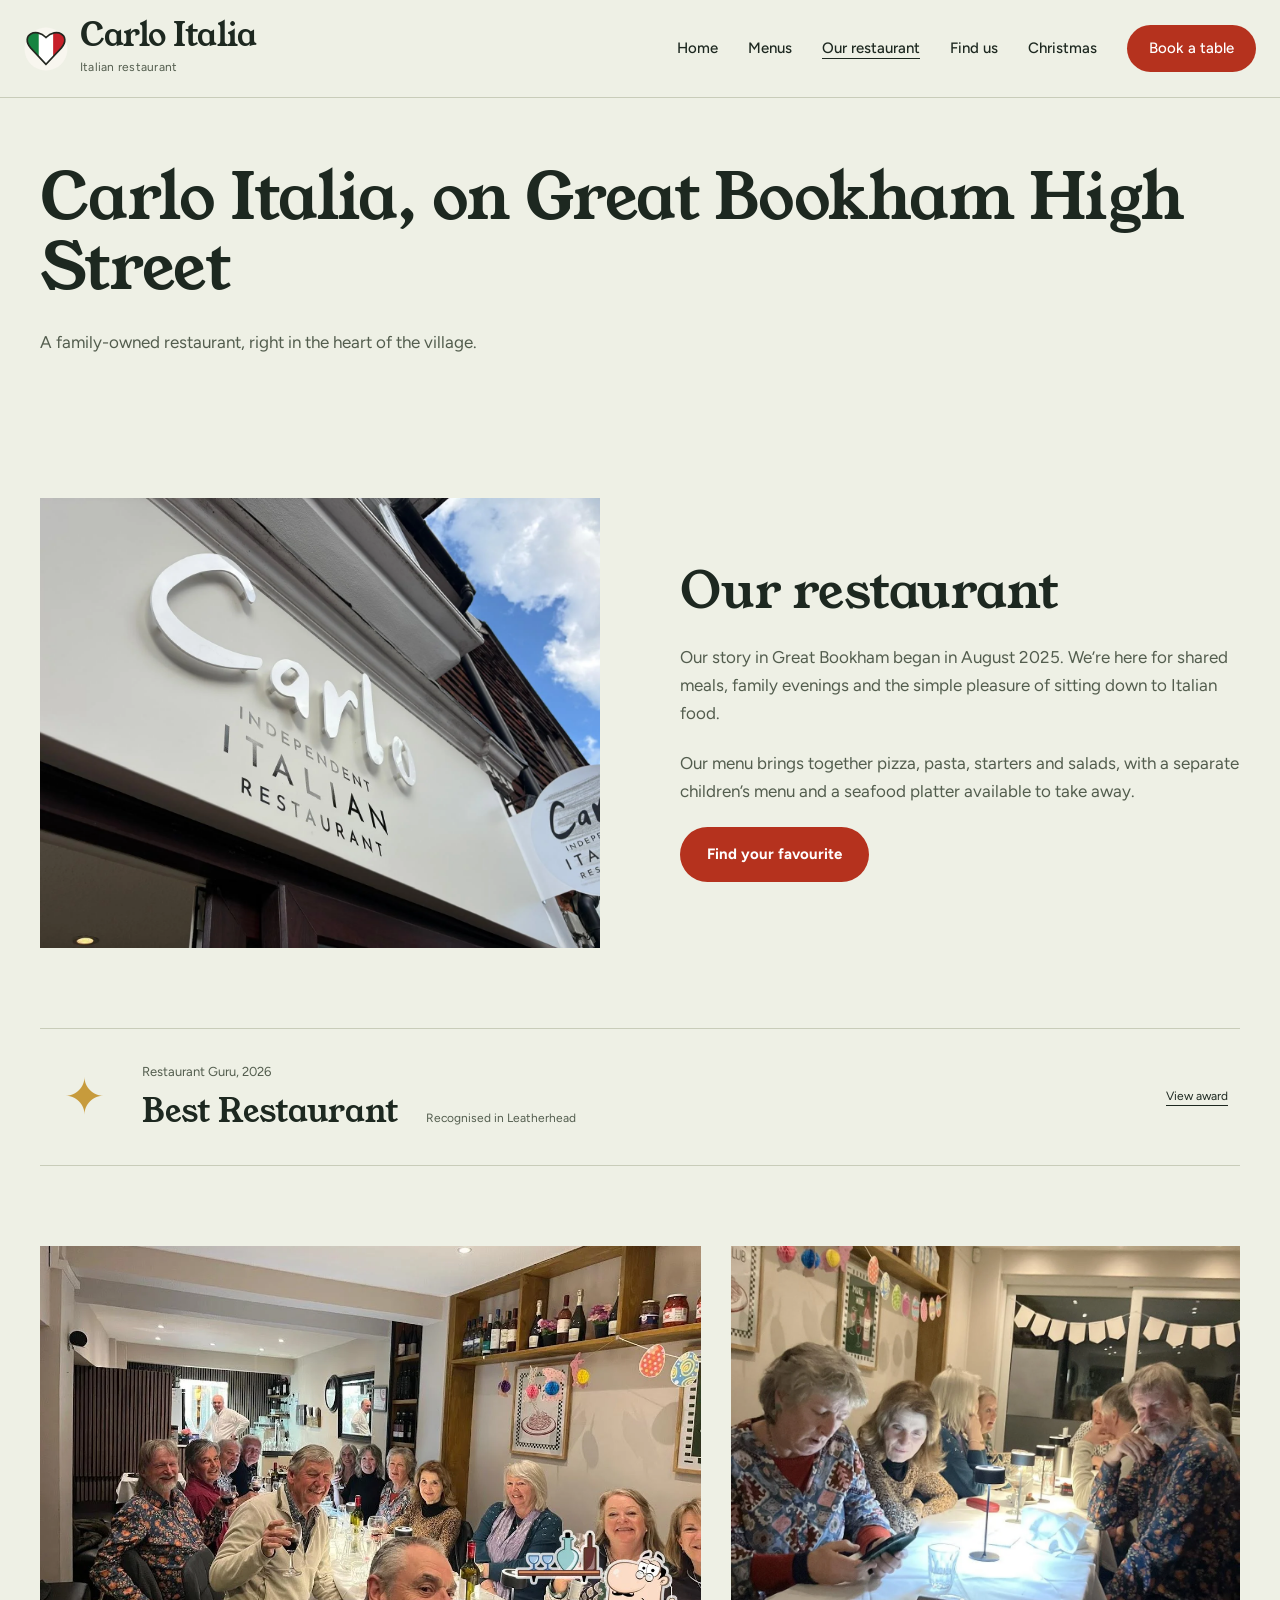
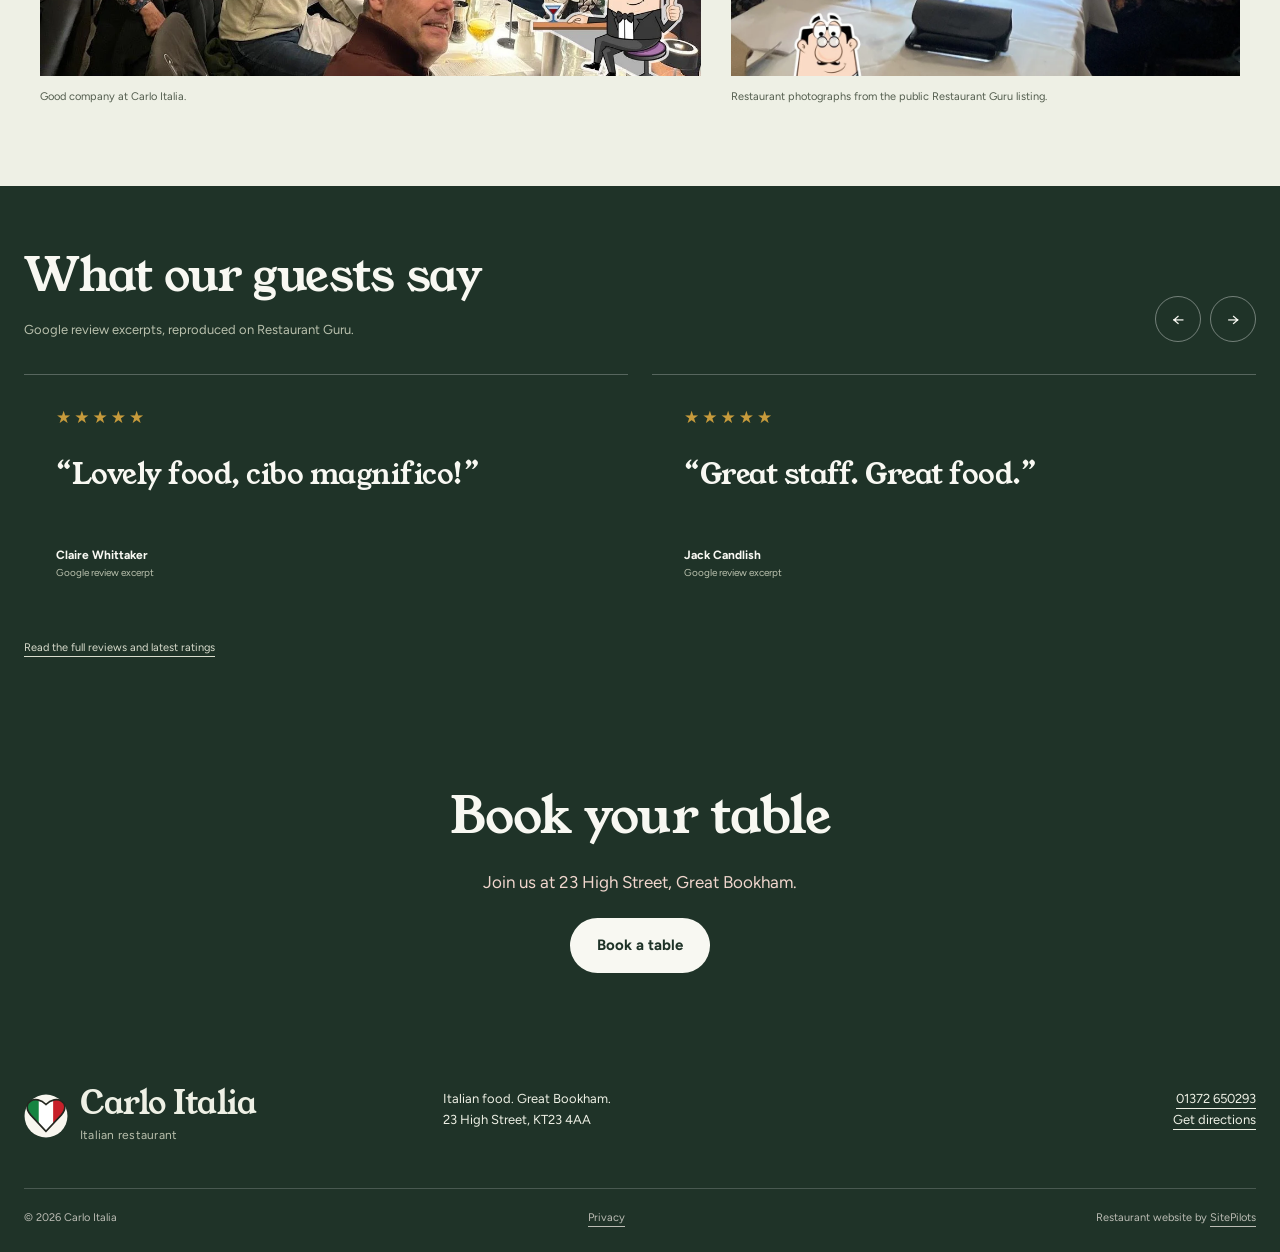
<file: about.html>
<!doctype html><html lang="en-GB"><head><meta charset="utf-8"><meta name="viewport" content="width=device-width,initial-scale=1"><title>About Carlo Italia | Family-Owned Italian Restaurant, Bookham</title><meta name="description" content="Meet Carlo Italia, a family-owned Italian restaurant on Great Bookham High Street, Surrey."><meta name="robots" content="index, follow"><link rel="canonical" href="https://www.carloitalia.com/about.html"><meta name="theme-color" content="#1f3328"><meta property="og:title" content="About Carlo Italia | Family-Owned Italian Restaurant, Bookham"><meta property="og:description" content="Meet Carlo Italia, a family-owned Italian restaurant on Great Bookham High Street, Surrey."><meta property="og:type" content="website"><meta property="og:url" content="https://www.carloitalia.com/about.html"><meta property="og:image" content="https://www.carloitalia.com/seafood.webp"><link rel="icon" href="favicon.svg" type="image/svg+xml"><link rel="alternate icon" href="favicon.ico"><link rel="apple-touch-icon" href="apple-touch-icon.png"><link rel="preconnect" href="https://fonts.googleapis.com"><link rel="preconnect" href="https://fonts.gstatic.com" crossorigin><link rel="stylesheet" href="https://fonts.googleapis.com/css2?family=Young+Serif&family=Figtree:wght@400;500;700&display=swap"><link rel="stylesheet" href="styles.css?v=3"><script src="script.js" defer></script><script type="application/ld+json">{"@context": "https://schema.org", "@type": "Restaurant", "name": "Carlo Italia", "url": "https://www.carloitalia.com/", "telephone": "+441372650293", "servesCuisine": "Italian", "hasMenu": "https://www.carloitalia.com/menu.html", "address": {"@type": "PostalAddress", "streetAddress": "23 High Street", "addressLocality": "Great Bookham", "addressRegion": "Surrey", "postalCode": "KT23 4AA", "addressCountry": "GB"}}</script></head><body><a class="skip" href="#main">Skip to content</a><header class="site-header"><a class="brand" href="index.html" aria-label="Carlo Italia home"><img src="favicon.svg" alt="" width="44" height="44"><span>Carlo Italia <small>Italian restaurant</small></span></a><button class="nav-toggle" type="button" aria-controls="main-nav" aria-expanded="false">Menu <span>+</span></button><nav id="main-nav" aria-label="Main navigation"><a href="index.html" >Home</a><a href="menu.html" >Menus</a><a href="about.html" aria-current="page">Our restaurant</a><a href="visit.html" >Find us</a><a href="christmas.html">Christmas</a><a href="book.html" >Book a table</a></nav></header><main id="main"><section class="page-heading"><h1>Carlo Italia, on Great Bookham High Street</h1><p>A family-owned restaurant, right in the heart of the village.</p></section><section class="section split"><figure><img src="carlo-photo.webp" width="1600" height="1200" alt="Carlo Italia restaurant sign on High Street" loading="eager"></figure><div><h2>Our restaurant</h2><p>Our story in Great Bookham began in August 2025. We’re here for shared meals, family evenings and the simple pleasure of sitting down to Italian food.</p><p>Our menu brings together pizza, pasta, starters and salads, with a separate children’s menu and a seafood platter available to take away.</p><a class="button" href="menu.html">Find your favourite</a></div></section><div class="award"><span class="award-mark" aria-hidden="true">✦</span><div><span class="award-source">Restaurant Guru, 2026</span><strong>Best Restaurant</strong><span>Recognised in Leatherhead</span></div><a href="https://restaurantguru.com/Carlo-Italia-Leatherhead" target="_blank" rel="noopener">View award</a></div><section class="section gallery"><figure><img src="restaurant.webp" width="1200" height="900" alt="Guests gathered around a table inside Carlo Italia" loading="lazy"><figcaption>Good company at Carlo Italia.</figcaption></figure><figure><img src="drinks.webp" width="1200" height="1600" alt="A group enjoying an evening in Carlo Italia’s dining room" loading="lazy"><figcaption>Restaurant photographs from the public Restaurant Guru listing.</figcaption></figure></section><section class="reviews section" aria-labelledby="reviews-title"><div class="review-heading"><div><h2 id="reviews-title">What our guests say</h2><p>Google review excerpts, reproduced on Restaurant Guru.</p></div><div class="review-controls"><button type="button" data-review-prev aria-label="Previous review">←</button><button type="button" data-review-next aria-label="Next review">→</button></div></div><div class="review-track" tabindex="0" aria-label="Guest reviews, scroll horizontally"><article class="review-card"><span class="stars" aria-label="5 out of 5 stars">★★★★★</span><blockquote>“Lovely food, cibo magnifico!”</blockquote><p>Claire Whittaker</p><small>Google review excerpt</small></article><article class="review-card"><span class="stars" aria-label="5 out of 5 stars">★★★★★</span><blockquote>“Great staff. Great food.”</blockquote><p>Jack Candlish</p><small>Google review excerpt</small></article><article class="review-card"><span class="stars" aria-label="5 out of 5 stars">★★★★★</span><blockquote>“The spicy prawns were exceptional”</blockquote><p>kaleb mahoneycullen</p><small>Google review excerpt</small></article></div><p class="review-source"><a href="https://restaurantguru.com/Carlo-Italia-Leatherhead#restaurant-reviews" target="_blank" rel="noopener">Read the full reviews and latest ratings</a></p></section><section class="closing"><h2>Book your table</h2><p>Join us at 23 High Street, Great Bookham.</p><a class="button light" href="book.html">Book a table</a></section></main><footer><div class="footer-top"><a class="brand" href="index.html"><img src="favicon.svg" alt="" width="44" height="44"><span>Carlo Italia <small>Italian restaurant</small></span></a><p>Italian food. Great Bookham.<br>23 High Street, KT23 4AA</p><div><a href="tel:+441372650293">01372 650293</a><br><a href="https://www.google.com/maps/search/?api=1&query=Carlo+Italia+23+High+Street+Great+Bookham+KT23+4AA" target="_blank" rel="noopener">Get directions</a></div></div><div class="footer-bottom"><span>© 2026 Carlo Italia</span><a href="privacy.html">Privacy</a><span>Restaurant website by <a href="https://sitepilots.co.uk/restaurant-websites/">SitePilots</a></span></div></footer><div class="mobile-actions"><a href="menu.html">View menu</a><a href="book.html">Book a table</a></div></body></html>
</file>
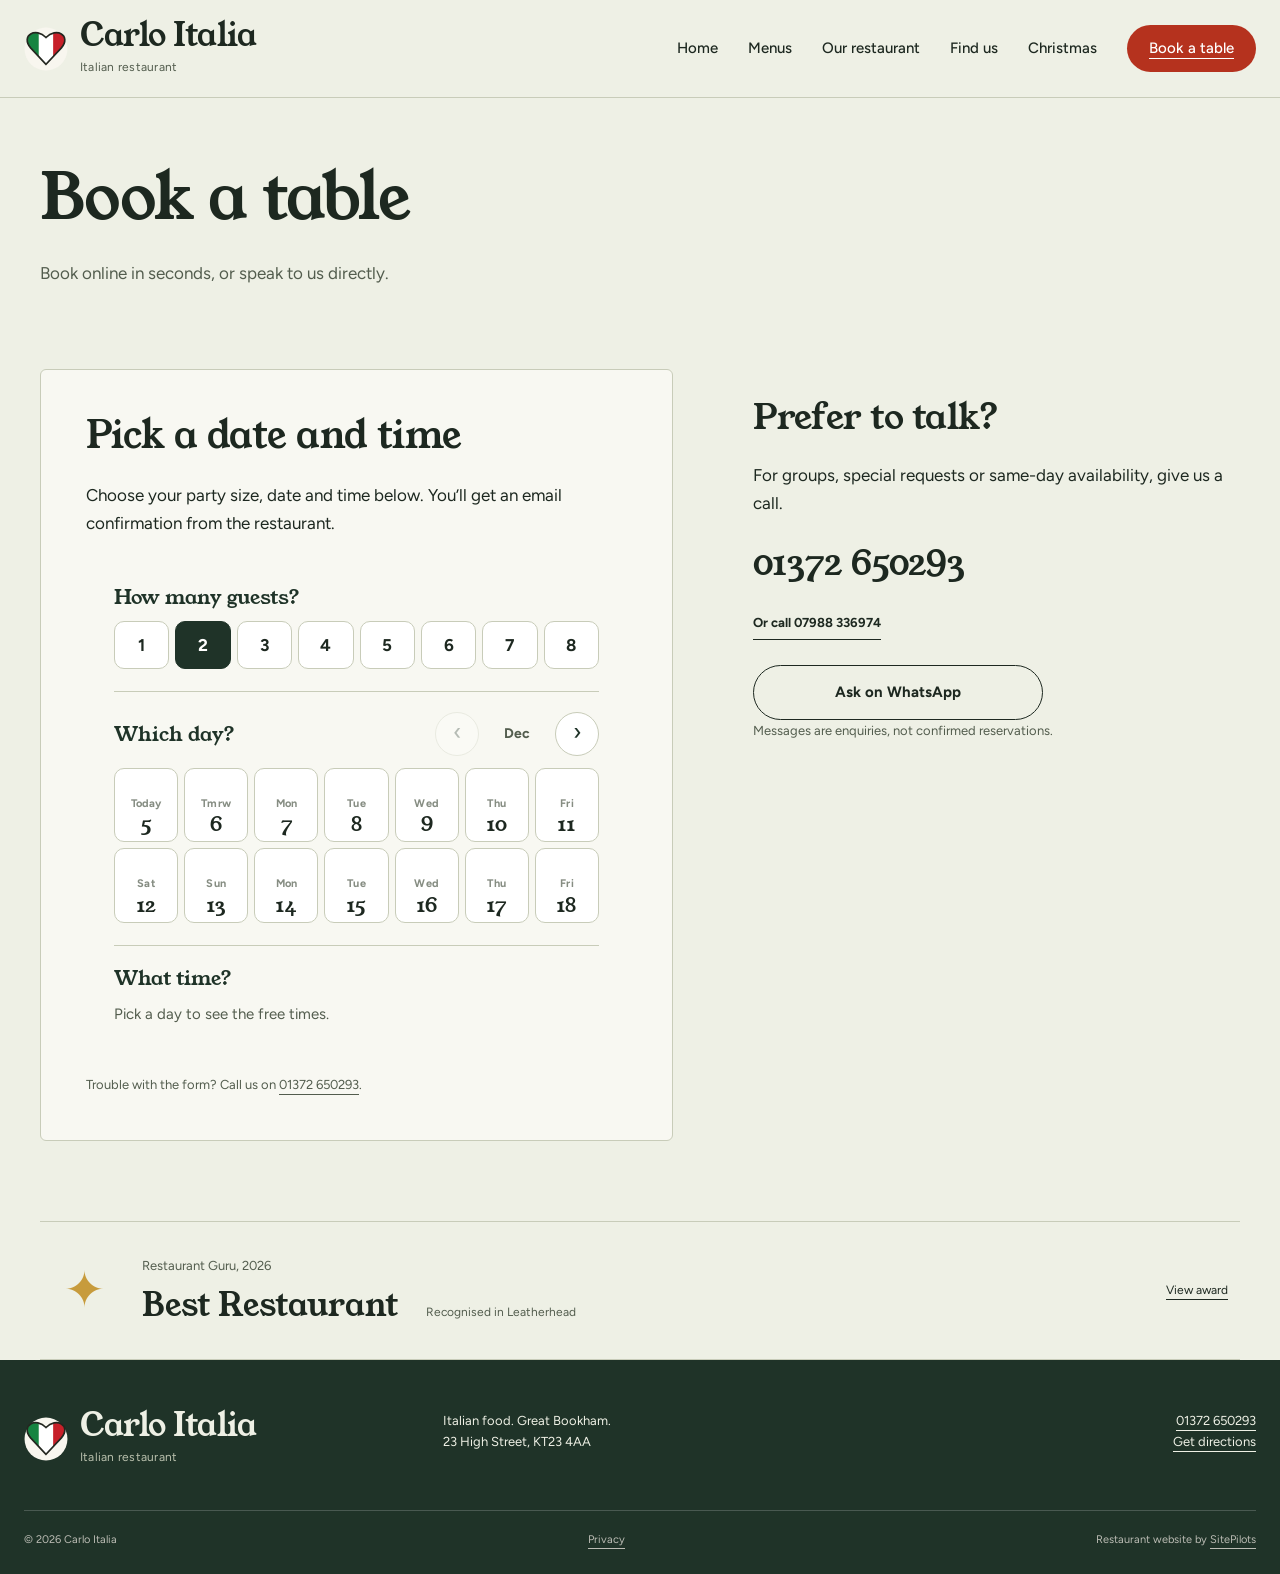
<file: book.html>
<!doctype html><html lang="en-GB"><head><meta charset="utf-8"><meta name="viewport" content="width=device-width,initial-scale=1"><title>Book a Table | Carlo Italia, Great Bookham</title><meta name="description" content="Reserve a table at Carlo Italia in Great Bookham. Book online in seconds or call the restaurant."><meta name="robots" content="index, follow"><link rel="canonical" href="https://www.carloitalia.com/book.html"><meta name="theme-color" content="#1f3328"><meta property="og:title" content="Book a Table | Carlo Italia, Great Bookham"><meta property="og:description" content="Reserve a table at Carlo Italia in Great Bookham. Book online in seconds or call the restaurant."><meta property="og:type" content="website"><meta property="og:url" content="https://www.carloitalia.com/book.html"><meta property="og:image" content="https://www.carloitalia.com/seafood.webp"><link rel="icon" href="favicon.svg" type="image/svg+xml"><link rel="alternate icon" href="favicon.ico"><link rel="apple-touch-icon" href="apple-touch-icon.png"><link rel="preconnect" href="https://fonts.googleapis.com"><link rel="preconnect" href="https://fonts.gstatic.com" crossorigin><link rel="stylesheet" href="https://fonts.googleapis.com/css2?family=Young+Serif&family=Figtree:wght@400;500;700&display=swap"><link rel="stylesheet" href="styles.css?v=3"><script src="script.js" defer></script><script src="booking.js?v=3" defer></script><script type="application/ld+json">{"@context": "https://schema.org", "@type": "Restaurant", "name": "Carlo Italia", "url": "https://www.carloitalia.com/", "telephone": "+441372650293", "servesCuisine": "Italian", "hasMenu": "https://www.carloitalia.com/menu.html", "address": {"@type": "PostalAddress", "streetAddress": "23 High Street", "addressLocality": "Great Bookham", "addressRegion": "Surrey", "postalCode": "KT23 4AA", "addressCountry": "GB"}}</script></head><body><a class="skip" href="#main">Skip to content</a><header class="site-header"><a class="brand" href="index.html" aria-label="Carlo Italia home"><img src="favicon.svg" alt="" width="44" height="44"><span>Carlo Italia <small>Italian restaurant</small></span></a><button class="nav-toggle" type="button" aria-controls="main-nav" aria-expanded="false">Menu <span>+</span></button><nav id="main-nav" aria-label="Main navigation"><a href="index.html" >Home</a><a href="menu.html" >Menus</a><a href="about.html" >Our restaurant</a><a href="visit.html" >Find us</a><a href="christmas.html">Christmas</a><a href="book.html" aria-current="page">Book a table</a></nav></header><main id="main"><section class="page-heading"><h1>Book a table</h1><p>Book online in seconds, or speak to us directly.</p></section><section class="section booking-grid"><article class="booking-primary"><h2>Pick a date and time</h2><p>Choose your party size, date and time below. You’ll get an email confirmation from the restaurant.</p>
<div id="booking-widget" class="booking-widget" data-carlo-booking></div>
<small>Trouble with the form? Call us on <a href="tel:+441372650293">01372 650293</a>.</small></article><aside><h2>Prefer to talk?</h2><p>For groups, special requests or same-day availability, give us a call.</p><a class="phone-big" href="tel:+441372650293">01372 650293</a><a class="text-link" href="tel:+447988336974">Or call 07988 336974</a><a class="button outline" href="https://wa.me/447988336974?text=Hello%20Carlo%20Italia%2C%20I%27d%20like%20to%20ask%20about%20a%20table.">Ask on WhatsApp</a><p class="muted">Messages are enquiries, not confirmed reservations.</p></aside></section><div class="award"><span class="award-mark" aria-hidden="true">✦</span><div><span class="award-source">Restaurant Guru, 2026</span><strong>Best Restaurant</strong><span>Recognised in Leatherhead</span></div><a href="https://restaurantguru.com/Carlo-Italia-Leatherhead" target="_blank" rel="noopener">View award</a></div></main><footer><div class="footer-top"><a class="brand" href="index.html"><img src="favicon.svg" alt="" width="44" height="44"><span>Carlo Italia <small>Italian restaurant</small></span></a><p>Italian food. Great Bookham.<br>23 High Street, KT23 4AA</p><div><a href="tel:+441372650293">01372 650293</a><br><a href="https://www.google.com/maps/search/?api=1&query=Carlo+Italia+23+High+Street+Great+Bookham+KT23+4AA" target="_blank" rel="noopener">Get directions</a></div></div><div class="footer-bottom"><span>© 2026 Carlo Italia</span><a href="privacy.html">Privacy</a><span>Restaurant website by <a href="https://sitepilots.co.uk/restaurant-websites/">SitePilots</a></span></div></footer><div class="mobile-actions"><a href="menu.html">View menu</a><a href="book.html">Book a table</a></div></body></html>
</file>
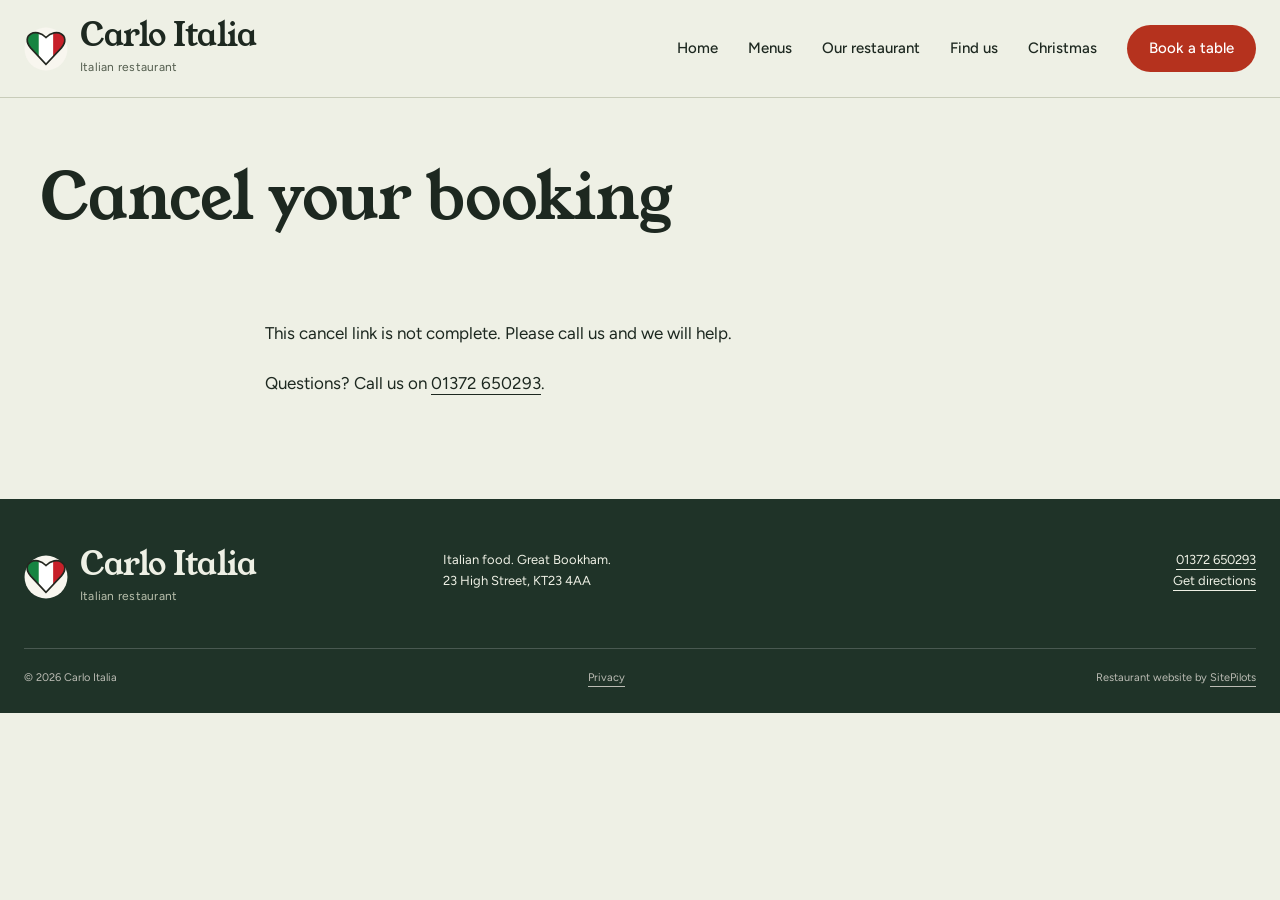
<file: cancel.html>
<!doctype html><html lang="en-GB"><head><meta charset="utf-8"><meta name="viewport" content="width=device-width,initial-scale=1"><title>Cancel your booking | Carlo Italia</title><meta name="description" content="Cancel a table booking at Carlo Italia."><meta name="robots" content="noindex, nofollow"><link rel="canonical" href="https://www.carloitalia.com/cancel.html"><meta name="theme-color" content="#1f3328"><meta property="og:title" content="Privacy | Carlo Italia Website Preview"><meta property="og:description" content="Privacy information for the Carlo Italia website preview."><meta property="og:type" content="website"><meta property="og:url" content="https://www.carloitalia.com/cancel.html"><meta property="og:image" content="https://www.carloitalia.com/seafood.webp"><link rel="icon" href="favicon.svg" type="image/svg+xml"><link rel="alternate icon" href="favicon.ico"><link rel="apple-touch-icon" href="apple-touch-icon.png"><link rel="preconnect" href="https://fonts.googleapis.com"><link rel="preconnect" href="https://fonts.gstatic.com" crossorigin><link rel="stylesheet" href="https://fonts.googleapis.com/css2?family=Young+Serif&family=Figtree:wght@400;500;700&display=swap"><link rel="stylesheet" href="styles.css?v=3"><script src="script.js" defer></script><script type="application/ld+json">{"@context": "https://schema.org", "@type": "Restaurant", "name": "Carlo Italia", "url": "https://www.carloitalia.com/", "telephone": "+441372650293", "servesCuisine": "Italian", "hasMenu": "https://www.carloitalia.com/menu.html", "address": {"@type": "PostalAddress", "streetAddress": "23 High Street", "addressLocality": "Great Bookham", "addressRegion": "Surrey", "postalCode": "KT23 4AA", "addressCountry": "GB"}}</script></head><body><a class="skip" href="#main">Skip to content</a><header class="site-header"><a class="brand" href="index.html" aria-label="Carlo Italia home"><img src="favicon.svg" alt="" width="44" height="44"><span>Carlo Italia <small>Italian restaurant</small></span></a><button class="nav-toggle" type="button" aria-controls="main-nav" aria-expanded="false">Menu <span>+</span></button><nav id="main-nav" aria-label="Main navigation"><a href="index.html" >Home</a><a href="menu.html" >Menus</a><a href="about.html" >Our restaurant</a><a href="visit.html" >Find us</a><a href="christmas.html">Christmas</a><a href="book.html" >Book a table</a></nav></header><main id="main"><section class="page-heading"><h1>Cancel your booking</h1></section><section class="section prose" id="cx"><p id="cxMsg">Finding your booking…</p><div id="cxBox" hidden><p id="cxWhat" style="font-size:20px"></p><p>If you cancel, we will free your table for someone else.</p><button class="button" type="button" id="cxGo">Yes, cancel my booking</button> <a class="text-link" href="index.html">Keep my booking</a></div><p>Questions? Call us on <a href="tel:+441372650293">01372 650293</a>.</p></section></main>
<script>
(function(){var API='https://script.google.com/macros/s/AKfycbzjqKTC0CLT7kqkpCGWdEVA_Q1rLzpZp0xr3hY4IeMJLD91gcpk8TylPjZWG1DJ5U18/exec';var q=new URLSearchParams(location.search),id=q.get('id'),t=q.get('t');
var msg=document.getElementById('cxMsg'),box=document.getElementById('cxBox'),go=document.getElementById('cxGo');
if(!id||!t){msg.textContent='This cancel link is not complete. Please call us and we will help.';return}
fetch(API+'?a=lookup&id='+encodeURIComponent(id)+'&t='+encodeURIComponent(t)).then(function(r){return r.json()}).then(function(r){
 if(!r.ok){msg.textContent='We could not find that booking. Please call us and we will help.';return}
 var b=r.booking;if(b.status==='cancelled'){msg.textContent='This booking ('+b.id+') is already cancelled.';return}
 msg.textContent='Hello '+b.name+', here is your booking:';document.getElementById('cxWhat').textContent=b.when+', '+b.size+(b.size==1?' guest':' guests')+' (reference '+b.id+')';box.hidden=false;
}).catch(function(){msg.textContent='We could not load your booking just now. Please try again or call us.'});
go.addEventListener('click',function(){go.disabled=true;go.textContent='Cancelling…';fetch(API,{method:'POST',headers:{'Content-Type':'text/plain;charset=utf-8'},body:JSON.stringify({a:'cancel',id:id,t:t})}).then(function(r){return r.json()}).then(function(r){box.hidden=true;msg.textContent=r.ok?'Your booking is cancelled. Thank you for letting us know, we hope to see you another time.':'Something went wrong. Please call us on 01372 650293.'}).catch(function(){go.disabled=false;go.textContent='Yes, cancel my booking';msg.textContent='Could not connect. Please try again.'})});})();
</script><footer><div class="footer-top"><a class="brand" href="index.html"><img src="favicon.svg" alt="" width="44" height="44"><span>Carlo Italia <small>Italian restaurant</small></span></a><p>Italian food. Great Bookham.<br>23 High Street, KT23 4AA</p><div><a href="tel:+441372650293">01372 650293</a><br><a href="https://www.google.com/maps/search/?api=1&query=Carlo+Italia+23+High+Street+Great+Bookham+KT23+4AA" target="_blank" rel="noopener">Get directions</a></div></div><div class="footer-bottom"><span>© 2026 Carlo Italia</span><a href="privacy.html">Privacy</a><span>Restaurant website by <a href="https://sitepilots.co.uk/restaurant-websites/">SitePilots</a></span></div></footer><div class="mobile-actions"><a href="menu.html">View menu</a><a href="book.html">Book a table</a></div></body></html>
</file>
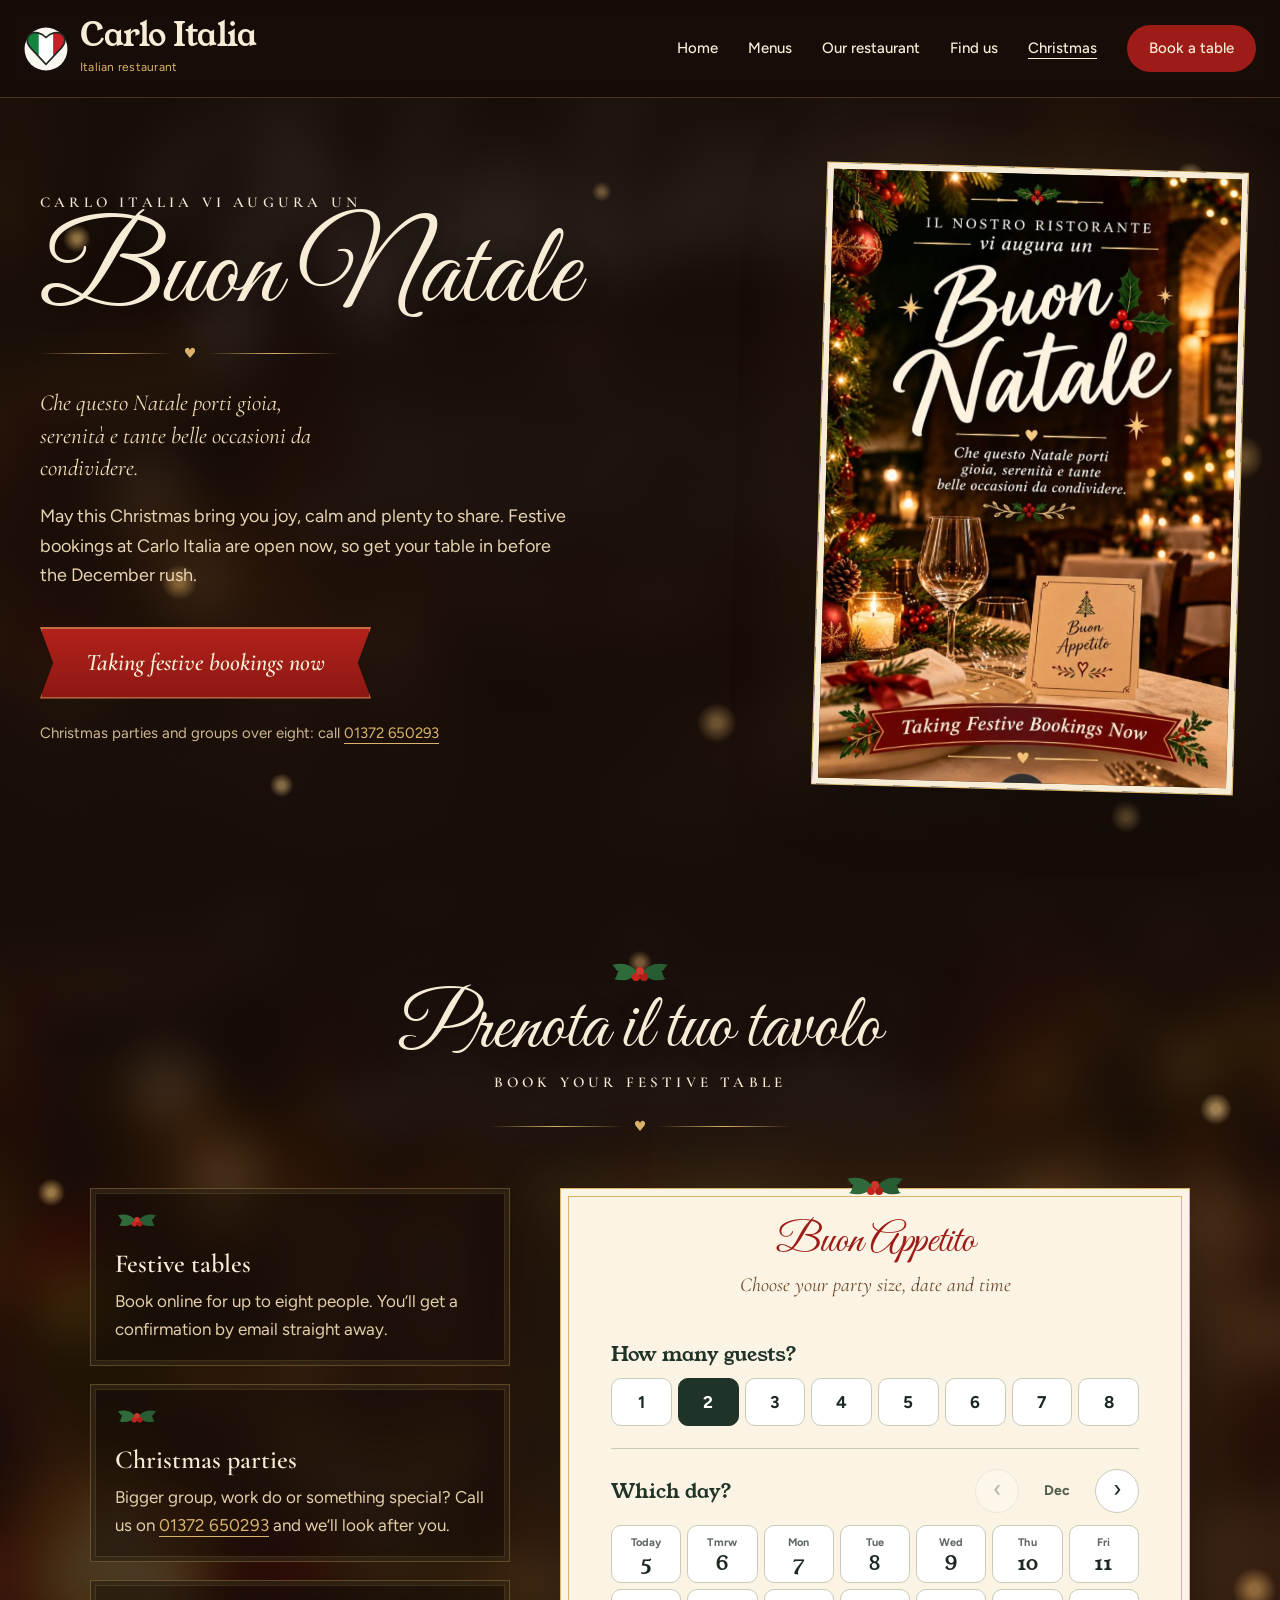
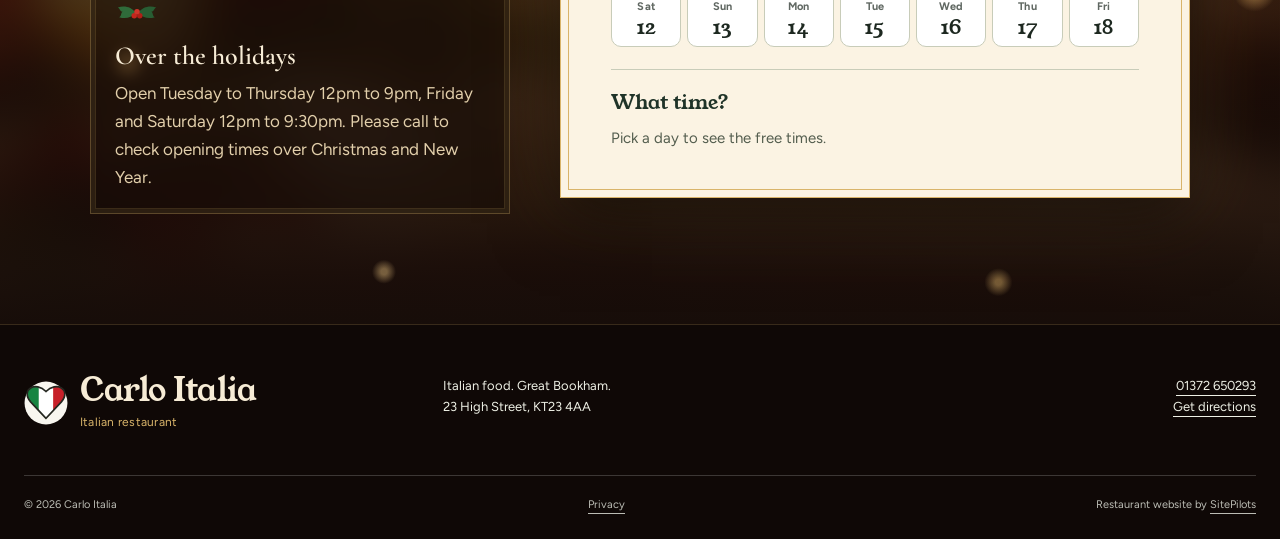
<file: christmas.html>
<!doctype html><html lang="en-GB"><head><meta charset="utf-8"><meta name="viewport" content="width=device-width,initial-scale=1"><title>Christmas at Carlo Italia | Great Bookham</title><meta name="description" content="Celebrate Christmas at Carlo Italia in Great Bookham. Festive bookings are open now."><meta name="robots" content="index, follow"><link rel="canonical" href="https://www.carloitalia.com/christmas.html"><meta name="theme-color" content="#1f3328"><meta property="og:title" content="Christmas at Carlo Italia"><meta property="og:description" content="Festive bookings are open now at Carlo Italia, Great Bookham."><meta property="og:type" content="website"><meta property="og:url" content="https://www.carloitalia.com/christmas.html"><meta property="og:image" content="https://www.carloitalia.com/christmas-poster.webp"><link rel="icon" href="favicon.svg" type="image/svg+xml"><link rel="alternate icon" href="favicon.ico"><link rel="apple-touch-icon" href="apple-touch-icon.png"><link rel="preconnect" href="https://fonts.googleapis.com"><link rel="preconnect" href="https://fonts.gstatic.com" crossorigin><link rel="stylesheet" href="https://fonts.googleapis.com/css2?family=Young+Serif&family=Figtree:wght@400;500;700&display=swap"><link rel="stylesheet" href="https://fonts.googleapis.com/css2?family=Great+Vibes&family=Cormorant+Garamond:ital,wght@0,500;0,600;1,500&display=swap"><link rel="stylesheet" href="styles.css?v=3"><script src="script.js" defer></script><script src="booking.js?v=3" defer></script><script type="application/ld+json">{"@context": "https://schema.org", "@type": "Restaurant", "name": "Carlo Italia", "url": "https://www.carloitalia.com/", "telephone": "+441372650293", "servesCuisine": "Italian", "hasMenu": "https://www.carloitalia.com/menu.html", "address": {"@type": "PostalAddress", "streetAddress": "23 High Street", "addressLocality": "Great Bookham", "addressRegion": "Surrey", "postalCode": "KT23 4AA", "addressCountry": "GB"}}</script></head><body class="xmas-page"><a class="skip" href="#main">Skip to content</a><header class="site-header"><a class="brand" href="index.html" aria-label="Carlo Italia home"><img src="favicon.svg" alt="" width="44" height="44"><span>Carlo Italia <small>Italian restaurant</small></span></a><button class="nav-toggle" type="button" aria-controls="main-nav" aria-expanded="false">Menu <span>+</span></button><nav id="main-nav" aria-label="Main navigation"><a href="index.html" >Home</a><a href="menu.html" >Menus</a><a href="about.html" >Our restaurant</a><a href="visit.html" >Find us</a><a href="christmas.html" aria-current="page">Christmas</a><a href="book.html">Book a table</a></nav></header><main id="main"><section class="xm-hero"><img class="xm-backdrop" src="christmas-poster.webp" alt="" aria-hidden="true"><div class="xm-lights" aria-hidden="true"></div><div class="xm-inner"><div class="xm-copy"><p class="xm-kicker">Carlo Italia vi augura un</p><h1 class="xm-script">Buon Natale</h1><div class="xm-rule" aria-hidden="true"><span></span><i>&#9829;</i><span></span></div><p class="xm-italic">Che questo Natale porti gioia, serenità e tante belle occasioni da condividere.</p><p class="xm-lead">May this Christmas bring you joy, calm and plenty to share. Festive bookings at Carlo Italia are open now, so get your table in before the December rush.</p><a class="xm-ribbon" href="#xmas-book">Taking festive bookings now</a><p class="xm-small">Christmas parties and groups over eight: call <a class="phone" href="tel:+441372650293">01372 650293</a></p></div><figure class="xm-poster"><img src="christmas-poster.webp" width="921" height="1342" alt="Buon Natale poster from Carlo Italia: a candlelit Christmas table, with the banner Taking Festive Bookings Now" fetchpriority="high"></figure></div></section><section class="xm-book" id="xmas-book"><div class="xm-lights xm-lights-2" aria-hidden="true"></div><div class="xm-book-head"><svg class="holly" viewBox="0 0 64 28" aria-hidden="true"><path d="M30 14c-6-9-16-11-26-8 4 2 3 6 7 6-3 2-1 6-5 8 9 3 18 1 24-6z" fill="#2f6b3a"/><path d="M34 14c6-9 16-11 26-8-4 2-3 6-7 6 3 2 1 6 5 8-9 3-18 1-24-6z" fill="#285d33"/><circle cx="28" cy="18" r="4" fill="#c4261d"/><circle cx="36" cy="18" r="4" fill="#b01f17"/><circle cx="32" cy="12" r="4" fill="#d0352a"/></svg><h2 class="xm-script xm-script-sm">Prenota il tuo tavolo</h2><p class="xm-kicker">Book your festive table</p><div class="xm-rule" aria-hidden="true"><span></span><i>&#9829;</i><span></span></div></div><div class="xm-book-grid"><div class="xm-notes"><div><svg class="holly holly-sm" viewBox="0 0 64 28" aria-hidden="true"><path d="M30 14c-6-9-16-11-26-8 4 2 3 6 7 6-3 2-1 6-5 8 9 3 18 1 24-6z" fill="#2f6b3a"/><path d="M34 14c6-9 16-11 26-8-4 2-3 6-7 6 3 2 1 6 5 8-9 3-18 1-24-6z" fill="#285d33"/><circle cx="28" cy="18" r="4" fill="#c4261d"/><circle cx="36" cy="18" r="4" fill="#b01f17"/><circle cx="32" cy="12" r="4" fill="#d0352a"/></svg><h3>Festive tables</h3><p>Book online for up to eight people. You’ll get a confirmation by email straight away.</p></div><div><svg class="holly holly-sm" viewBox="0 0 64 28" aria-hidden="true"><path d="M30 14c-6-9-16-11-26-8 4 2 3 6 7 6-3 2-1 6-5 8 9 3 18 1 24-6z" fill="#2f6b3a"/><path d="M34 14c6-9 16-11 26-8-4 2-3 6-7 6 3 2 1 6 5 8-9 3-18 1-24-6z" fill="#285d33"/><circle cx="28" cy="18" r="4" fill="#c4261d"/><circle cx="36" cy="18" r="4" fill="#b01f17"/><circle cx="32" cy="12" r="4" fill="#d0352a"/></svg><h3>Christmas parties</h3><p>Bigger group, work do or something special? Call us on <a class="phone" href="tel:+441372650293">01372 650293</a> and we’ll look after you.</p></div><div><svg class="holly holly-sm" viewBox="0 0 64 28" aria-hidden="true"><path d="M30 14c-6-9-16-11-26-8 4 2 3 6 7 6-3 2-1 6-5 8 9 3 18 1 24-6z" fill="#2f6b3a"/><path d="M34 14c6-9 16-11 26-8-4 2-3 6-7 6 3 2 1 6 5 8-9 3-18 1-24-6z" fill="#285d33"/><circle cx="28" cy="18" r="4" fill="#c4261d"/><circle cx="36" cy="18" r="4" fill="#b01f17"/><circle cx="32" cy="12" r="4" fill="#d0352a"/></svg><h3>Over the holidays</h3><p>Open Tuesday to Thursday 12pm to 9pm, Friday and Saturday 12pm to 9:30pm. Please call to check opening times over Christmas and New Year.</p></div></div><div class="xm-card"><p class="xm-card-title">Buon Appetito</p><p class="xm-card-sub">Choose your party size, date and time</p><div class="booking-widget" data-carlo-booking></div></div></div></section></main><footer><div class="footer-top"><a class="brand" href="index.html"><img src="favicon.svg" alt="" width="44" height="44"><span>Carlo Italia <small>Italian restaurant</small></span></a><p>Italian food. Great Bookham.<br>23 High Street, KT23 4AA</p><div><a href="tel:+441372650293">01372 650293</a><br><a href="https://www.google.com/maps/search/?api=1&query=Carlo+Italia+23+High+Street+Great+Bookham+KT23+4AA" target="_blank" rel="noopener">Get directions</a></div></div><div class="footer-bottom"><span>© 2026 Carlo Italia</span><a href="privacy.html">Privacy</a><span>Restaurant website by <a href="https://sitepilots.co.uk/restaurant-websites/">SitePilots</a></span></div></footer><div class="mobile-actions"><a href="menu.html">View menu</a><a href="book.html">Book a table</a></div></body></html>
</file>
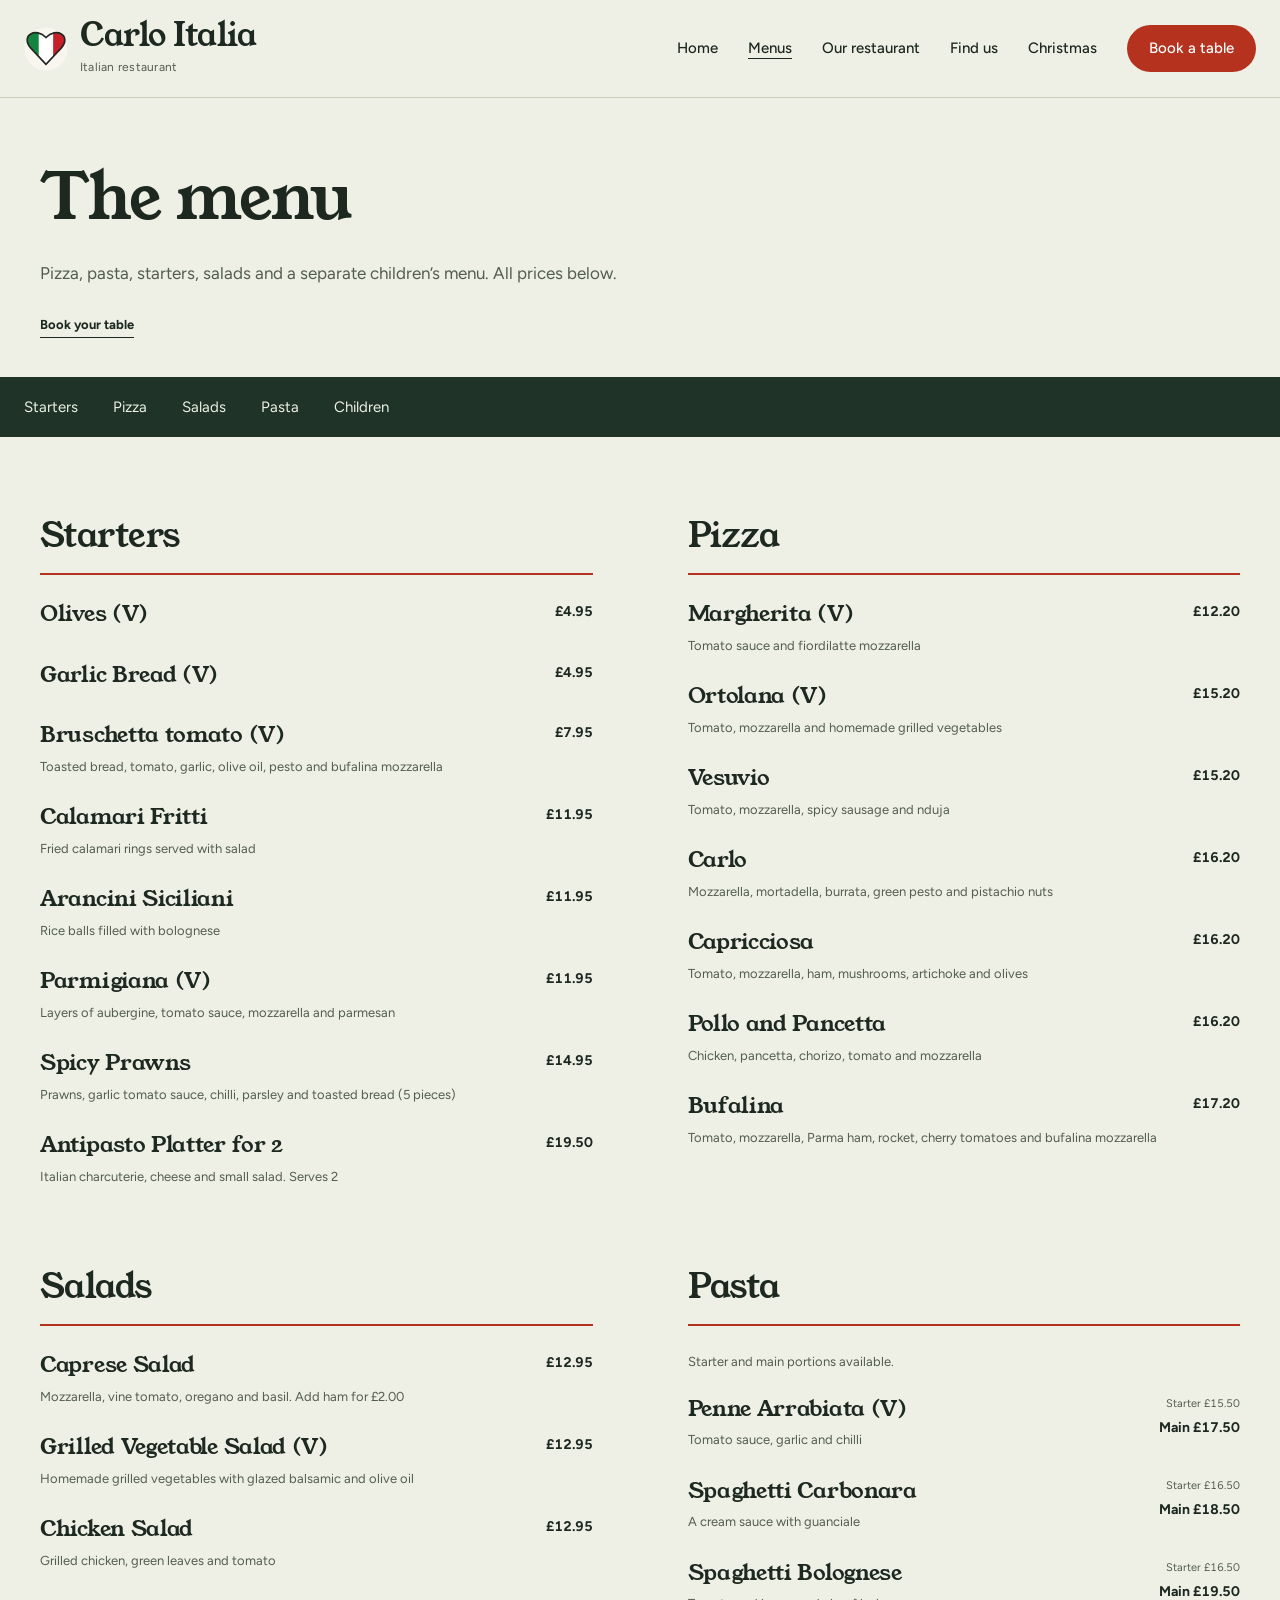
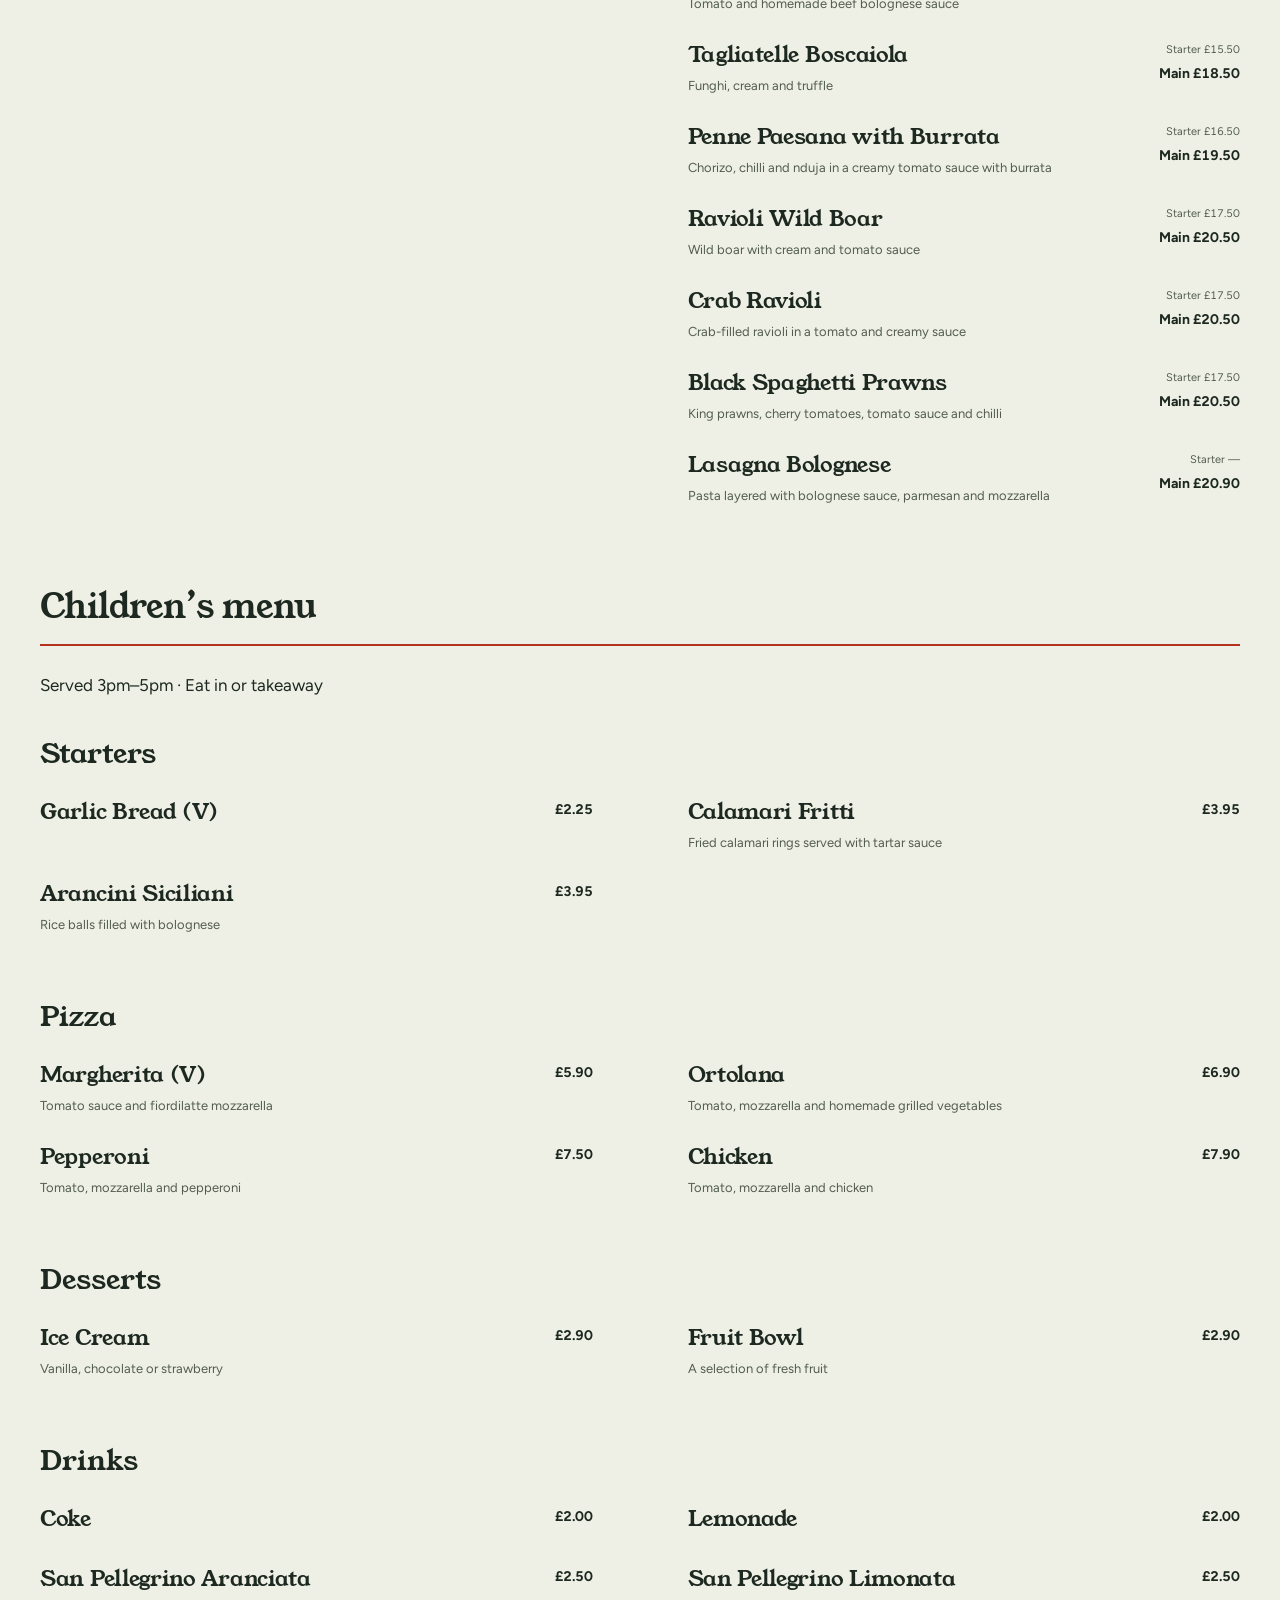
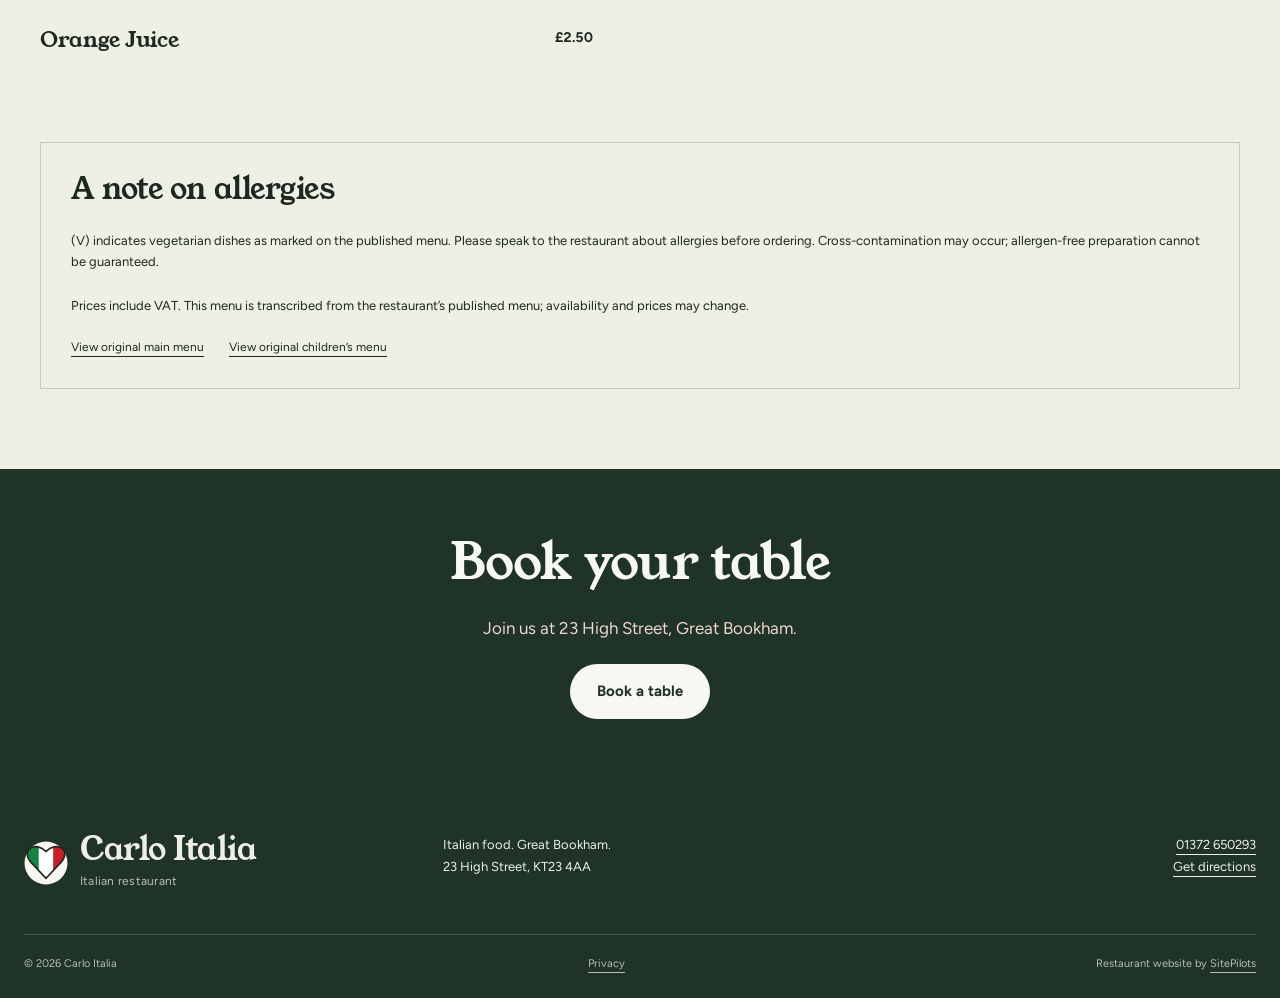
<file: menu.html>
<!doctype html><html lang="en-GB"><head><meta charset="utf-8"><meta name="viewport" content="width=device-width,initial-scale=1"><title>Italian Menu &amp; Children’s Menu | Carlo Italia, Bookham</title><meta name="description" content="Explore Carlo Italia’s pizza, pasta, starters, salads and children’s menu with prices. Italian restaurant in Great Bookham."><meta name="robots" content="index, follow"><link rel="canonical" href="https://www.carloitalia.com/menu.html"><meta name="theme-color" content="#1f3328"><meta property="og:title" content="Italian Menu &amp; Children’s Menu | Carlo Italia, Bookham"><meta property="og:description" content="Explore Carlo Italia’s pizza, pasta, starters, salads and children’s menu with prices. Italian restaurant in Great Bookham."><meta property="og:type" content="website"><meta property="og:url" content="https://www.carloitalia.com/menu.html"><meta property="og:image" content="https://www.carloitalia.com/seafood.webp"><link rel="icon" href="favicon.svg" type="image/svg+xml"><link rel="alternate icon" href="favicon.ico"><link rel="apple-touch-icon" href="apple-touch-icon.png"><link rel="preconnect" href="https://fonts.googleapis.com"><link rel="preconnect" href="https://fonts.gstatic.com" crossorigin><link rel="stylesheet" href="https://fonts.googleapis.com/css2?family=Young+Serif&family=Figtree:wght@400;500;700&display=swap"><link rel="stylesheet" href="styles.css?v=3"><script src="script.js" defer></script><script type="application/ld+json">{"@context": "https://schema.org", "@type": "Restaurant", "name": "Carlo Italia", "url": "https://www.carloitalia.com/", "telephone": "+441372650293", "servesCuisine": "Italian", "hasMenu": "https://www.carloitalia.com/menu.html", "address": {"@type": "PostalAddress", "streetAddress": "23 High Street", "addressLocality": "Great Bookham", "addressRegion": "Surrey", "postalCode": "KT23 4AA", "addressCountry": "GB"}}</script></head><body><a class="skip" href="#main">Skip to content</a><header class="site-header"><a class="brand" href="index.html" aria-label="Carlo Italia home"><img src="favicon.svg" alt="" width="44" height="44"><span>Carlo Italia <small>Italian restaurant</small></span></a><button class="nav-toggle" type="button" aria-controls="main-nav" aria-expanded="false">Menu <span>+</span></button><nav id="main-nav" aria-label="Main navigation"><a href="index.html" >Home</a><a href="menu.html" aria-current="page">Menus</a><a href="about.html" >Our restaurant</a><a href="visit.html" >Find us</a><a href="christmas.html">Christmas</a><a href="book.html" >Book a table</a></nav></header><main id="main"><section class="page-heading"><h1>The menu</h1><p>Pizza, pasta, starters, salads and a separate children’s menu. All prices below.</p><a class="text-link" href="book.html">Book your table</a></section><nav class="menu-jump" aria-label="Menu categories"><a href="#starters">Starters</a><a href="#pizza">Pizza</a><a href="#salads">Salads</a><a href="#pasta">Pasta</a><a href="#children">Children</a></nav><div class="section menu-layout"><section class="menu-section" id="starters"><h2>Starters</h2><ul class="dishes"><li><div><h3>Olives (V)</h3><p></p></div><span class="price">£4.95</span></li><li><div><h3>Garlic Bread (V)</h3><p></p></div><span class="price">£4.95</span></li><li><div><h3>Bruschetta tomato (V)</h3><p>Toasted bread, tomato, garlic, olive oil, pesto and bufalina mozzarella</p></div><span class="price">£7.95</span></li><li><div><h3>Calamari Fritti</h3><p>Fried calamari rings served with salad</p></div><span class="price">£11.95</span></li><li><div><h3>Arancini Siciliani</h3><p>Rice balls filled with bolognese</p></div><span class="price">£11.95</span></li><li><div><h3>Parmigiana (V)</h3><p>Layers of aubergine, tomato sauce, mozzarella and parmesan</p></div><span class="price">£11.95</span></li><li><div><h3>Spicy Prawns</h3><p>Prawns, garlic tomato sauce, chilli, parsley and toasted bread (5 pieces)</p></div><span class="price">£14.95</span></li><li><div><h3>Antipasto Platter for 2</h3><p>Italian charcuterie, cheese and small salad. Serves 2</p></div><span class="price">£19.50</span></li></ul></section><section class="menu-section" id="pizza"><h2>Pizza</h2><ul class="dishes"><li><div><h3>Margherita (V)</h3><p>Tomato sauce and fiordilatte mozzarella</p></div><span class="price">£12.20</span></li><li><div><h3>Ortolana (V)</h3><p>Tomato, mozzarella and homemade grilled vegetables</p></div><span class="price">£15.20</span></li><li><div><h3>Vesuvio</h3><p>Tomato, mozzarella, spicy sausage and nduja</p></div><span class="price">£15.20</span></li><li><div><h3>Carlo</h3><p>Mozzarella, mortadella, burrata, green pesto and pistachio nuts</p></div><span class="price">£16.20</span></li><li><div><h3>Capricciosa</h3><p>Tomato, mozzarella, ham, mushrooms, artichoke and olives</p></div><span class="price">£16.20</span></li><li><div><h3>Pollo and Pancetta</h3><p>Chicken, pancetta, chorizo, tomato and mozzarella</p></div><span class="price">£16.20</span></li><li><div><h3>Bufalina</h3><p>Tomato, mozzarella, Parma ham, rocket, cherry tomatoes and bufalina mozzarella</p></div><span class="price">£17.20</span></li></ul></section><section class="menu-section" id="salads"><h2>Salads</h2><ul class="dishes"><li><div><h3>Caprese Salad</h3><p>Mozzarella, vine tomato, oregano and basil. Add ham for £2.00</p></div><span class="price">£12.95</span></li><li><div><h3>Grilled Vegetable Salad (V)</h3><p>Homemade grilled vegetables with glazed balsamic and olive oil</p></div><span class="price">£12.95</span></li><li><div><h3>Chicken Salad</h3><p>Grilled chicken, green leaves and tomato</p></div><span class="price">£12.95</span></li></ul></section><section class="menu-section" id="pasta"><h2>Pasta</h2><p class="muted">Starter and main portions available.</p><ul class="dishes"><li><div><h3>Penne Arrabiata (V)</h3><p>Tomato sauce, garlic and chilli</p></div><span class="price"><small>Starter £15.50</small> Main £17.50</span></li><li><div><h3>Spaghetti Carbonara</h3><p>A cream sauce with guanciale</p></div><span class="price"><small>Starter £16.50</small> Main £18.50</span></li><li><div><h3>Spaghetti Bolognese</h3><p>Tomato and homemade beef bolognese sauce</p></div><span class="price"><small>Starter £16.50</small> Main £19.50</span></li><li><div><h3>Tagliatelle Boscaiola</h3><p>Funghi, cream and truffle</p></div><span class="price"><small>Starter £15.50</small> Main £18.50</span></li><li><div><h3>Penne Paesana with Burrata</h3><p>Chorizo, chilli and nduja in a creamy tomato sauce with burrata</p></div><span class="price"><small>Starter £16.50</small> Main £19.50</span></li><li><div><h3>Ravioli Wild Boar</h3><p>Wild boar with cream and tomato sauce</p></div><span class="price"><small>Starter £17.50</small> Main £20.50</span></li><li><div><h3>Crab Ravioli</h3><p>Crab-filled ravioli in a tomato and creamy sauce</p></div><span class="price"><small>Starter £17.50</small> Main £20.50</span></li><li><div><h3>Black Spaghetti Prawns</h3><p>King prawns, cherry tomatoes, tomato sauce and chilli</p></div><span class="price"><small>Starter £17.50</small> Main £20.50</span></li><li><div><h3>Lasagna Bolognese</h3><p>Pasta layered with bolognese sauce, parmesan and mozzarella</p></div><span class="price"><small>Starter —</small> Main £20.90</span></li></ul></section><section class="menu-section children" id="children"><h2>Children’s menu</h2><p>Served 3pm–5pm · Eat in or takeaway</p><h3 class="subheading">Starters</h3><ul class="dishes"><li><div><h3>Garlic Bread (V)</h3><p></p></div><span class="price">£2.25</span></li><li><div><h3>Calamari Fritti</h3><p>Fried calamari rings served with tartar sauce</p></div><span class="price">£3.95</span></li><li><div><h3>Arancini Siciliani</h3><p>Rice balls filled with bolognese</p></div><span class="price">£3.95</span></li></ul><h3 class="subheading">Pizza</h3><ul class="dishes"><li><div><h3>Margherita (V)</h3><p>Tomato sauce and fiordilatte mozzarella</p></div><span class="price">£5.90</span></li><li><div><h3>Ortolana</h3><p>Tomato, mozzarella and homemade grilled vegetables</p></div><span class="price">£6.90</span></li><li><div><h3>Pepperoni</h3><p>Tomato, mozzarella and pepperoni</p></div><span class="price">£7.50</span></li><li><div><h3>Chicken</h3><p>Tomato, mozzarella and chicken</p></div><span class="price">£7.90</span></li></ul><h3 class="subheading">Desserts</h3><ul class="dishes"><li><div><h3>Ice Cream</h3><p>Vanilla, chocolate or strawberry</p></div><span class="price">£2.90</span></li><li><div><h3>Fruit Bowl</h3><p>A selection of fresh fruit</p></div><span class="price">£2.90</span></li></ul><h3 class="subheading">Drinks</h3><ul class="dishes"><li><div><h3>Coke</h3><p></p></div><span class="price">£2.00</span></li><li><div><h3>Lemonade</h3><p></p></div><span class="price">£2.00</span></li><li><div><h3>San Pellegrino Aranciata</h3><p></p></div><span class="price">£2.50</span></li><li><div><h3>San Pellegrino Limonata</h3><p></p></div><span class="price">£2.50</span></li><li><div><h3>Orange Juice</h3><p></p></div><span class="price">£2.50</span></li></ul></section><aside class="allergens"><h2>A note on allergies</h2><p>(V) indicates vegetarian dishes as marked on the published menu. Please speak to the restaurant about allergies before ordering. Cross-contamination may occur; allergen-free preparation cannot be guaranteed.</p><p>Prices include VAT. This menu is transcribed from the restaurant’s published menu; availability and prices may change.</p><div class="buttons"><a href="menu-original.jpg" target="_blank">View original main menu</a><a href="children-menu.jpg" target="_blank">View original children’s menu</a></div></aside></div><section class="closing"><h2>Book your table</h2><p>Join us at 23 High Street, Great Bookham.</p><a class="button light" href="book.html">Book a table</a></section></main><footer><div class="footer-top"><a class="brand" href="index.html"><img src="favicon.svg" alt="" width="44" height="44"><span>Carlo Italia <small>Italian restaurant</small></span></a><p>Italian food. Great Bookham.<br>23 High Street, KT23 4AA</p><div><a href="tel:+441372650293">01372 650293</a><br><a href="https://www.google.com/maps/search/?api=1&query=Carlo+Italia+23+High+Street+Great+Bookham+KT23+4AA" target="_blank" rel="noopener">Get directions</a></div></div><div class="footer-bottom"><span>© 2026 Carlo Italia</span><a href="privacy.html">Privacy</a><span>Restaurant website by <a href="https://sitepilots.co.uk/restaurant-websites/">SitePilots</a></span></div></footer><div class="mobile-actions"><a href="menu.html">View menu</a><a href="book.html">Book a table</a></div></body></html>
</file>
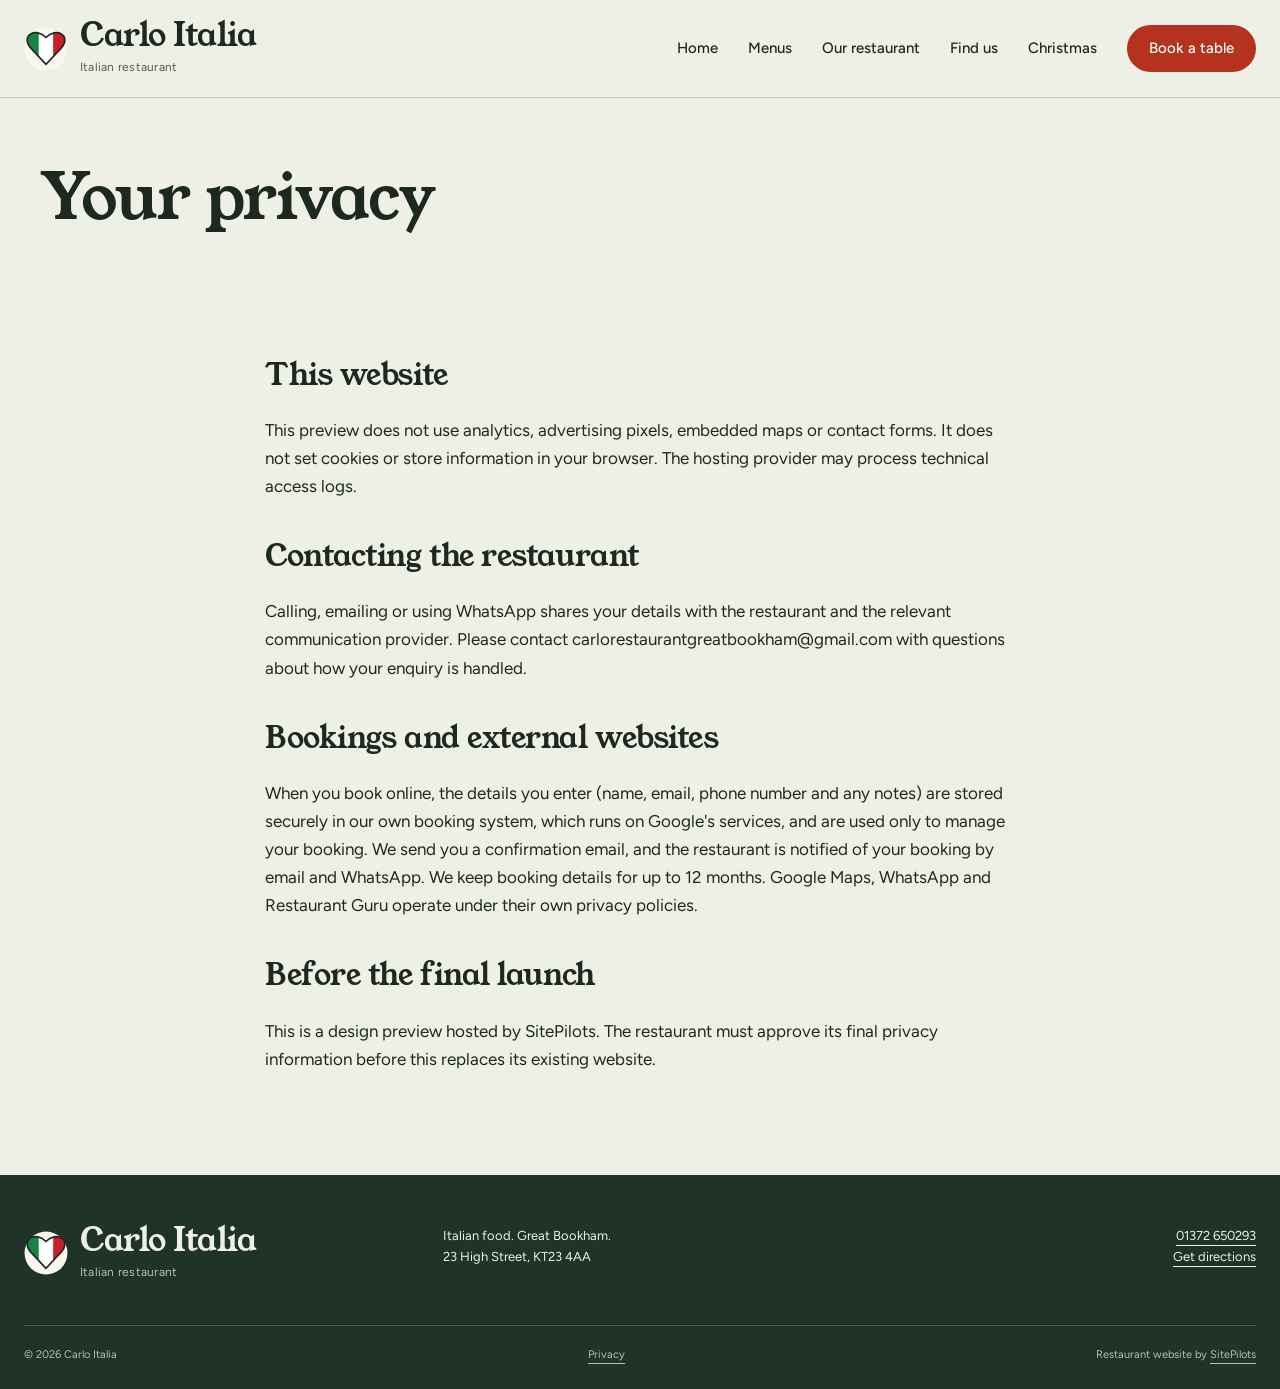
<file: privacy.html>
<!doctype html><html lang="en-GB"><head><meta charset="utf-8"><meta name="viewport" content="width=device-width,initial-scale=1"><title>Privacy | Carlo Italia Website Preview</title><meta name="description" content="Privacy information for the Carlo Italia website preview."><meta name="robots" content="index, follow"><link rel="canonical" href="https://www.carloitalia.com/privacy.html"><meta name="theme-color" content="#1f3328"><meta property="og:title" content="Privacy | Carlo Italia Website Preview"><meta property="og:description" content="Privacy information for the Carlo Italia website preview."><meta property="og:type" content="website"><meta property="og:url" content="https://www.carloitalia.com/privacy.html"><meta property="og:image" content="https://www.carloitalia.com/seafood.webp"><link rel="icon" href="favicon.svg" type="image/svg+xml"><link rel="alternate icon" href="favicon.ico"><link rel="apple-touch-icon" href="apple-touch-icon.png"><link rel="preconnect" href="https://fonts.googleapis.com"><link rel="preconnect" href="https://fonts.gstatic.com" crossorigin><link rel="stylesheet" href="https://fonts.googleapis.com/css2?family=Young+Serif&family=Figtree:wght@400;500;700&display=swap"><link rel="stylesheet" href="styles.css?v=3"><script src="script.js" defer></script><script type="application/ld+json">{"@context": "https://schema.org", "@type": "Restaurant", "name": "Carlo Italia", "url": "https://www.carloitalia.com/", "telephone": "+441372650293", "servesCuisine": "Italian", "hasMenu": "https://www.carloitalia.com/menu.html", "address": {"@type": "PostalAddress", "streetAddress": "23 High Street", "addressLocality": "Great Bookham", "addressRegion": "Surrey", "postalCode": "KT23 4AA", "addressCountry": "GB"}}</script></head><body><a class="skip" href="#main">Skip to content</a><header class="site-header"><a class="brand" href="index.html" aria-label="Carlo Italia home"><img src="favicon.svg" alt="" width="44" height="44"><span>Carlo Italia <small>Italian restaurant</small></span></a><button class="nav-toggle" type="button" aria-controls="main-nav" aria-expanded="false">Menu <span>+</span></button><nav id="main-nav" aria-label="Main navigation"><a href="index.html" >Home</a><a href="menu.html" >Menus</a><a href="about.html" >Our restaurant</a><a href="visit.html" >Find us</a><a href="christmas.html">Christmas</a><a href="book.html" >Book a table</a></nav></header><main id="main"><section class="page-heading"><h1>Your privacy</h1></section><section class="section prose"><h2>This website</h2><p>This preview does not use analytics, advertising pixels, embedded maps or contact forms. It does not set cookies or store information in your browser. The hosting provider may process technical access logs.</p><h2>Contacting the restaurant</h2><p>Calling, emailing or using WhatsApp shares your details with the restaurant and the relevant communication provider. Please contact carlorestaurantgreatbookham@gmail.com with questions about how your enquiry is handled.</p><h2>Bookings and external websites</h2><p>When you book online, the details you enter (name, email, phone number and any notes) are stored securely in our own booking system, which runs on Google's services, and are used only to manage your booking. We send you a confirmation email, and the restaurant is notified of your booking by email and WhatsApp. We keep booking details for up to 12 months. Google Maps, WhatsApp and Restaurant Guru operate under their own privacy policies.</p><h2>Before the final launch</h2><p>This is a design preview hosted by SitePilots. The restaurant must approve its final privacy information before this replaces its existing website.</p></section></main><footer><div class="footer-top"><a class="brand" href="index.html"><img src="favicon.svg" alt="" width="44" height="44"><span>Carlo Italia <small>Italian restaurant</small></span></a><p>Italian food. Great Bookham.<br>23 High Street, KT23 4AA</p><div><a href="tel:+441372650293">01372 650293</a><br><a href="https://www.google.com/maps/search/?api=1&query=Carlo+Italia+23+High+Street+Great+Bookham+KT23+4AA" target="_blank" rel="noopener">Get directions</a></div></div><div class="footer-bottom"><span>© 2026 Carlo Italia</span><a href="privacy.html">Privacy</a><span>Restaurant website by <a href="https://sitepilots.co.uk/restaurant-websites/">SitePilots</a></span></div></footer><div class="mobile-actions"><a href="menu.html">View menu</a><a href="book.html">Book a table</a></div></body></html>
</file>
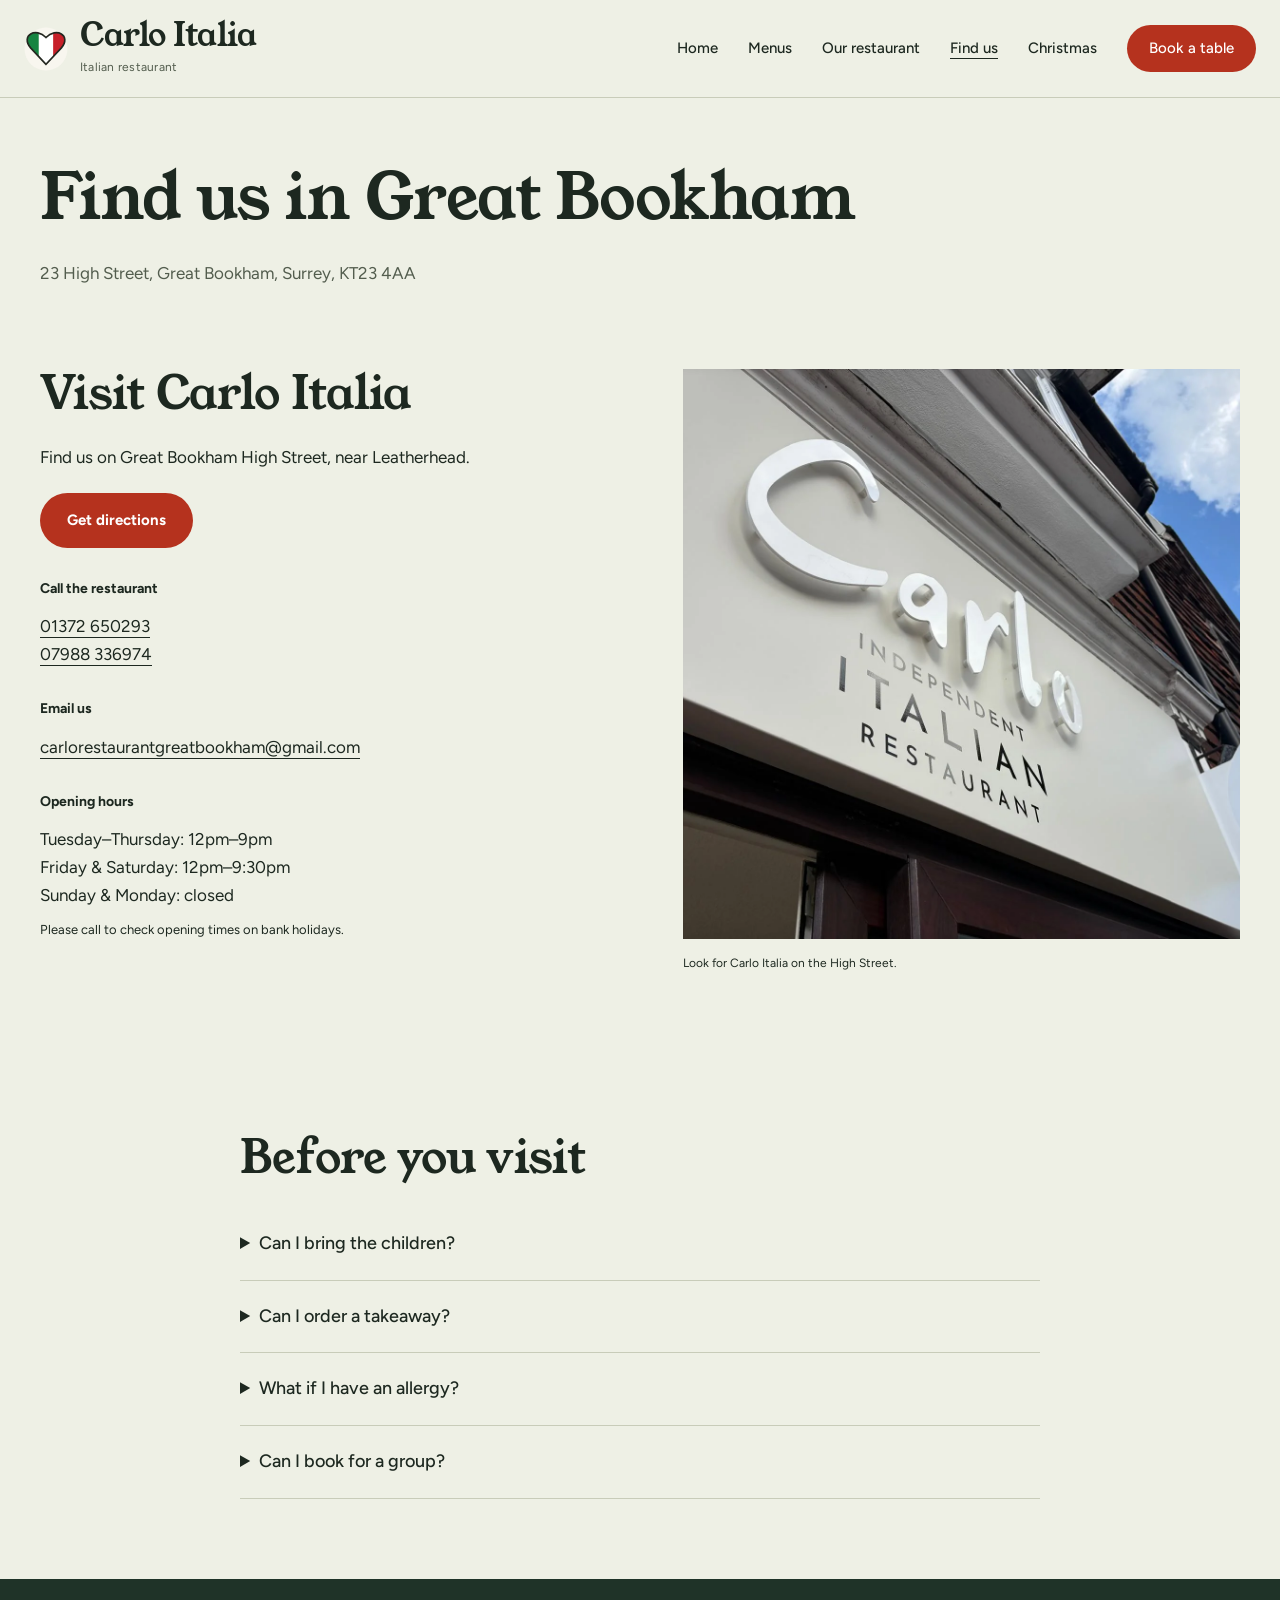
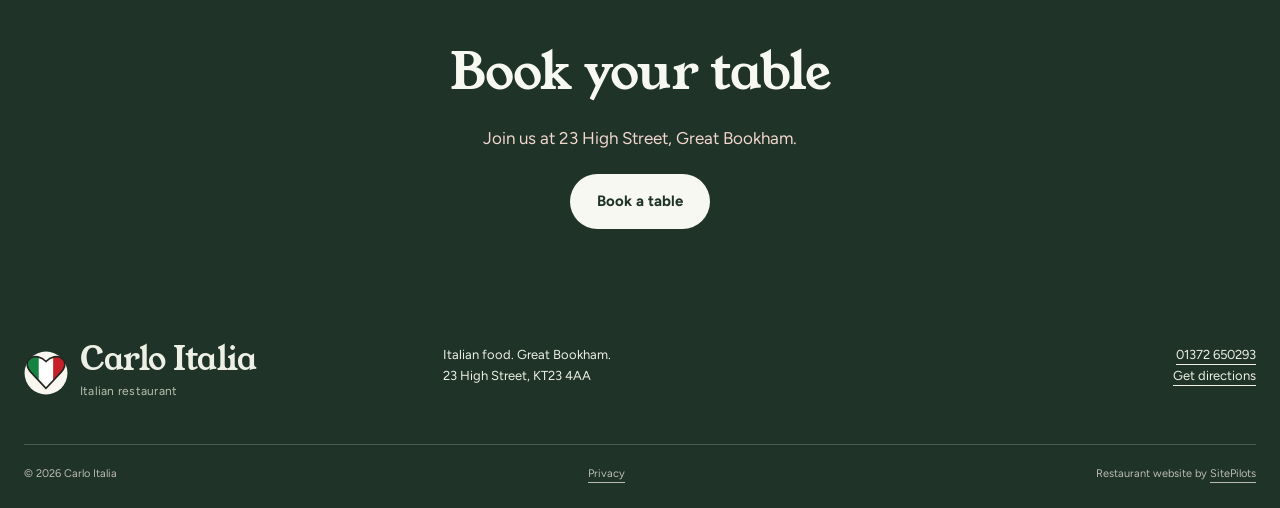
<file: visit.html>
<!doctype html><html lang="en-GB"><head><meta charset="utf-8"><meta name="viewport" content="width=device-width,initial-scale=1"><title>Find Carlo Italia | 23 High Street, Great Bookham</title><meta name="description" content="Address, directions and contact details for Carlo Italia in Great Bookham, near Leatherhead, Surrey."><meta name="robots" content="index, follow"><link rel="canonical" href="https://www.carloitalia.com/visit.html"><meta name="theme-color" content="#1f3328"><meta property="og:title" content="Find Carlo Italia | 23 High Street, Great Bookham"><meta property="og:description" content="Address, directions and contact details for Carlo Italia in Great Bookham, near Leatherhead, Surrey."><meta property="og:type" content="website"><meta property="og:url" content="https://www.carloitalia.com/visit.html"><meta property="og:image" content="https://www.carloitalia.com/seafood.webp"><link rel="icon" href="favicon.svg" type="image/svg+xml"><link rel="alternate icon" href="favicon.ico"><link rel="apple-touch-icon" href="apple-touch-icon.png"><link rel="preconnect" href="https://fonts.googleapis.com"><link rel="preconnect" href="https://fonts.gstatic.com" crossorigin><link rel="stylesheet" href="https://fonts.googleapis.com/css2?family=Young+Serif&family=Figtree:wght@400;500;700&display=swap"><link rel="stylesheet" href="styles.css?v=3"><script src="script.js" defer></script><script type="application/ld+json">{"@context": "https://schema.org", "@type": "Restaurant", "name": "Carlo Italia", "url": "https://www.carloitalia.com/", "telephone": "+441372650293", "servesCuisine": "Italian", "hasMenu": "https://www.carloitalia.com/menu.html", "address": {"@type": "PostalAddress", "streetAddress": "23 High Street", "addressLocality": "Great Bookham", "addressRegion": "Surrey", "postalCode": "KT23 4AA", "addressCountry": "GB"}}</script></head><body><a class="skip" href="#main">Skip to content</a><header class="site-header"><a class="brand" href="index.html" aria-label="Carlo Italia home"><img src="favicon.svg" alt="" width="44" height="44"><span>Carlo Italia <small>Italian restaurant</small></span></a><button class="nav-toggle" type="button" aria-controls="main-nav" aria-expanded="false">Menu <span>+</span></button><nav id="main-nav" aria-label="Main navigation"><a href="index.html" >Home</a><a href="menu.html" >Menus</a><a href="about.html" >Our restaurant</a><a href="visit.html" aria-current="page">Find us</a><a href="christmas.html">Christmas</a><a href="book.html" >Book a table</a></nav></header><main id="main"><section class="page-heading"><h1>Find us in Great Bookham</h1><p>23 High Street, Great Bookham, Surrey, KT23 4AA</p></section><section class="section visit-grid"><div><h2>Visit Carlo Italia</h2><p>Find us on Great Bookham High Street, near Leatherhead.</p><a class="button" href="https://www.google.com/maps/search/?api=1&query=Carlo+Italia+23+High+Street+Great+Bookham+KT23+4AA" target="_blank" rel="noopener">Get directions</a><div class="contact-detail"><h3>Call the restaurant</h3><a href="tel:+441372650293">01372 650293</a><br><a href="tel:+447988336974">07988 336974</a></div><div class="contact-detail"><h3>Email us</h3><a class="email" href="mailto:carlorestaurantgreatbookham@gmail.com">carlorestaurantgreatbookham@gmail.com</a></div><div class="contact-detail"><h3>Opening hours</h3><p>Tuesday–Thursday: 12pm–9pm<br>Friday &amp; Saturday: 12pm–9:30pm<br>Sunday &amp; Monday: closed</p><small>Please call to check opening times on bank holidays.</small></div></div><figure><img src="carlo-photo.webp" width="1600" height="1200" alt="Exterior signage of Carlo restaurant" loading="eager"><figcaption>Look for Carlo Italia on the High Street.</figcaption></figure></section><section class="section faq"><h2>Before you visit</h2><details><summary>Can I bring the children?</summary><p>Yes, there is a children’s menu served 3pm–5pm, available to eat in or take away.</p></details><details><summary>Can I order a takeaway?</summary><p>Takeaway is available. Call 07988 336974 to check availability and order.</p></details><details><summary>What if I have an allergy?</summary><p>Please contact the restaurant before ordering so the team can discuss ingredients and preparation with you.</p></details><details><summary>Can I book for a group?</summary><p>Please call the restaurant to discuss your party size and preferred date.</p></details></section><section class="closing"><h2>Book your table</h2><p>Join us at 23 High Street, Great Bookham.</p><a class="button light" href="book.html">Book a table</a></section></main><footer><div class="footer-top"><a class="brand" href="index.html"><img src="favicon.svg" alt="" width="44" height="44"><span>Carlo Italia <small>Italian restaurant</small></span></a><p>Italian food. Great Bookham.<br>23 High Street, KT23 4AA</p><div><a href="tel:+441372650293">01372 650293</a><br><a href="https://www.google.com/maps/search/?api=1&query=Carlo+Italia+23+High+Street+Great+Bookham+KT23+4AA" target="_blank" rel="noopener">Get directions</a></div></div><div class="footer-bottom"><span>© 2026 Carlo Italia</span><a href="privacy.html">Privacy</a><span>Restaurant website by <a href="https://sitepilots.co.uk/restaurant-websites/">SitePilots</a></span></div></footer><div class="mobile-actions"><a href="menu.html">View menu</a><a href="book.html">Book a table</a></div></body></html>
</file>
<file: styles.css>
:root{--paper:#f5f1e9;--ink:#242420;--green:#9e3027;--line:#cfc7ba;--gold:#d8ba76;--muted:#605f56;--dark:#20231f}*{box-sizing:border-box}html{scroll-behavior:smooth;scroll-padding-top:110px}body{margin:0;background:var(--paper);color:var(--ink);font:16px/1.6 Arial,Helvetica,sans-serif}a{color:inherit;text-underline-offset:5px}button{font:inherit;cursor:pointer}a,button{-webkit-tap-highlight-color:transparent}a:focus-visible,button:focus-visible,summary:focus-visible,.review-track:focus-visible{outline:3px solid #b69b59;outline-offset:5px}img{max-width:100%;display:block;height:auto}figure{margin:0}h1,h2,h3,p{margin-top:0}h1,h2{font-family:Impact,'Arial Narrow',Arial,sans-serif;font-weight:900;letter-spacing:-.035em;line-height:1.03}h1{font-size:clamp(56px,6.8vw,100px);margin-bottom:26px}h2{font-size:clamp(38px,4.5vw,65px);margin-bottom:25px}h3{font-size:21px;line-height:1.3}p{margin-bottom:22px}small{font-size:13px;line-height:1.6}section{min-width:0}.skip{position:fixed;left:10px;top:-100px;z-index:30;background:white;padding:12px}.skip:focus{top:10px}.preview-bar{display:flex;justify-content:space-between;gap:15px;padding:6px max(24px,calc((100vw - 1280px)/2));font-size:10px;letter-spacing:.04em;background:#e4dfd4;color:var(--ink)}.preview-bar a{white-space:nowrap}.site-header{position:sticky;top:0;z-index:10;background:var(--paper);display:flex;align-items:center;justify-content:space-between;gap:24px;padding:20px max(24px,calc((100vw - 1280px)/2));border-bottom:1px solid var(--line)}.brand{display:flex;align-items:center;gap:12px;text-decoration:none;flex-shrink:0}.brand>span{font-family:Georgia,serif;font-size:38px;letter-spacing:-1.5px;line-height:1}.brand small{display:block;font:9px/1.7 Arial,sans-serif;letter-spacing:.17em;margin-top:5px}.site-header nav{display:flex;gap:30px;align-items:center}.site-header nav a{text-decoration:none;font-size:12px;text-transform:uppercase;letter-spacing:.045em;font-weight:700}.site-header nav a[aria-current]{text-decoration:underline}.site-header nav a:last-child{padding:13px 25px;background:var(--green);color:white}.nav-toggle{display:none}.section{max-width:1280px;margin:auto;padding:80px 0}.eyebrow{display:block;font-size:11px;font-weight:700;letter-spacing:.14em;text-transform:uppercase;margin-bottom:24px}.buttons{display:flex;gap:25px;align-items:center;flex-wrap:wrap}.button{display:inline-flex;gap:25px;align-items:center;justify-content:center;background:var(--green);color:white;padding:17px 26px;text-decoration:none;font-size:12px;text-transform:uppercase;letter-spacing:.05em;font-weight:700;min-height:52px;border:1px solid transparent;transition:background .15s}.button:hover{background:#7b241d}.text-link{font-size:13px;font-weight:700;text-decoration:none;border-bottom:1px solid currentColor;padding-bottom:5px}.hero-redesign{position:relative;isolation:isolate;color:#fff;margin:0;max-width:none;overflow:hidden;background:#323025}.hero-backdrop{position:absolute;z-index:-2;inset:0;width:100%;height:100%;object-fit:cover;object-position:center 56%}.hero-redesign:after{content:'';position:absolute;z-index:-1;inset:0;background:linear-gradient(90deg,rgba(13,18,15,.91) 0%,rgba(13,18,15,.76) 39%,rgba(13,18,15,.22) 75%,rgba(13,18,15,.36) 100%)}.hero-inner{max-width:1280px;margin:auto;min-height:620px;padding:80px 0 60px;display:grid;grid-template-columns:1fr 280px;align-items:center;gap:70px}.hero h1{font-size:clamp(58px,6vw,89px);letter-spacing:-.03em;line-height:1.01;margin-bottom:26px}.hero h1 span{color:#e2c888}.hero .eyebrow{color:#e3d4ae}.hero .intro{font-size:17px;max-width:490px;line-height:1.6;color:#ede8df}.hero .buttons{margin-top:30px;gap:15px}.hero .button{background:var(--paper);color:var(--dark);min-width:173px}.hero .button:hover{background:#e4d4b4}.hero .hero-secondary{background:transparent;border:1px solid #efe8dc;color:white}.hero .hero-secondary:hover{background:#ffffff20}.hero-award{align-self:center;text-align:center;text-decoration:none;transform:rotate(4deg);padding:0 5px}.hero-award img{width:250px;height:auto;filter:drop-shadow(0 9px 20px #0005)}.hero-award span{display:inline-block;font-size:11px;border-bottom:1px solid #d8ba76;margin-top:12px;color:#e7d7ae}.hero-bottom{max-width:1280px;margin:auto;border-top:1px solid #ffffff40;padding:20px 0;display:flex;justify-content:space-between;gap:20px;font-size:11px;text-transform:uppercase;letter-spacing:.07em}.hero-bottom a{text-decoration:none}.food-menu{display:grid;grid-template-columns:.75fr 1.25fr;gap:110px;padding-top:75px;padding-bottom:75px}.menu-intro .eyebrow{color:var(--green)}.menu-intro h2{font-size:70px;margin-bottom:30px}.outline{background:transparent;color:var(--ink);border:1px solid var(--ink)}.outline:hover{color:white;background:var(--ink)}.small-link{display:block;font-size:12px;margin-top:22px}.home-dishes article{display:flex;justify-content:space-between;gap:25px;border-bottom:1px solid var(--line);padding:20px 0}.home-dishes article:first-child{padding-top:0}.home-dishes h3{font-family:Georgia,serif;font-size:25px;font-weight:400;margin-bottom:6px;letter-spacing:-.5px}.home-dishes p{font-size:14px;color:var(--muted);margin:0}.home-dishes strong{white-space:nowrap;font-size:16px}.home-dishes .menu-footnote{font-size:11px;margin:20px 0 0}.reviews{background:#e8e4da;padding:65px max(24px,calc((100vw - 1280px)/2));max-width:none;overflow:hidden;border-top:1px solid var(--line);border-bottom:1px solid var(--line)}.review-heading{display:flex;justify-content:space-between;align-items:end;gap:25px}.review-heading h2{font-size:50px;margin-bottom:18px}.review-heading p:not(.eyebrow){font-size:12px;color:var(--muted)}.review-heading .eyebrow{color:var(--green);margin-bottom:16px}.review-controls{display:flex;gap:9px;padding-bottom:20px}.review-controls button{border:1px solid var(--ink);background:transparent;width:46px;height:46px;color:var(--ink)}.review-controls button:hover{background:var(--ink);color:white}.review-track{display:flex;gap:24px;overflow-x:auto;scroll-snap-type:x mandatory;scrollbar-width:thin;padding:12px 0 18px}.review-card{flex:0 0 calc((100% - 24px)/2);scroll-snap-align:start;border-top:2px solid var(--green);padding:28px 32px;display:flex;flex-direction:column;min-height:235px;background:var(--paper)}.stars{color:#906719;font-size:17px;letter-spacing:3px}.review-card blockquote{font:29px/1.3 Georgia,serif;letter-spacing:-.5px;margin:24px 0 auto;padding-bottom:25px}.review-card p{font-size:12px;font-weight:700;margin:0}.review-card small{color:var(--muted);font-size:10px}.review-source{margin:12px 0 0;font-size:11px}.home-visit{display:grid;grid-template-columns:1fr 1fr;background:var(--paper)}.home-visit figure img{height:100%;min-height:450px;max-height:520px;width:100%;object-fit:cover}.home-visit>div{padding:70px max(40px,calc((100vw - 1280px)/2)) 70px 65px;align-self:center}.home-visit h2{font-size:49px}.home-visit p:not(.eyebrow){max-width:450px;color:var(--muted);font-size:15px}.home-visit .buttons{gap:20px}.closing{text-align:center;background:var(--green);color:var(--paper);padding:65px 24px}.closing .eyebrow{color:#f0d6cd}.closing h2{font-size:clamp(43px,5vw,70px)}.closing p:not(.eyebrow){color:#f0d6cd}.closing .buttons{justify-content:center}.light{background:var(--paper);color:var(--green)}.light:hover{background:#fff}footer{padding:50px max(24px,calc((100vw - 1280px)/2)) 25px;background:var(--dark);color:var(--paper)}.footer-top{display:grid;grid-template-columns:1fr 1fr 1fr;align-items:start;gap:25px;padding-bottom:35px}.footer-top p,.footer-top>div{font-size:13px}.footer-top>div{text-align:right}.footer-bottom{border-top:1px solid #ffffff30;padding-top:20px;display:flex;justify-content:space-between;gap:20px;font-size:11px;color:#bbbcb4}.mobile-actions{display:none}.page-heading{max-width:1280px;margin:auto;padding:65px 0 40px}.page-heading p:not(.eyebrow){max-width:620px;font-size:17px;color:var(--muted)}.page-heading h1{font-size:clamp(53px,6vw,85px)}.page-heading .eyebrow{color:var(--green)}.split{display:grid;grid-template-columns:1fr 1fr;align-items:center;gap:80px}.split figure img{width:100%;height:450px;object-fit:cover}.split>div p{color:var(--muted)}.split h2{font-size:50px}.award{max-width:1280px;margin:0 auto;display:flex;gap:25px;align-items:center;border-top:1px solid var(--line);border-bottom:1px solid var(--line);padding:27px 12px}.award-mark{color:#967123;font-size:50px;width:65px;text-align:center}.award>div{display:flex;gap:8px 28px;align-items:baseline;flex-wrap:wrap}.award .eyebrow{color:#756030;flex-basis:100%;margin:0}.award strong{font:32px/1.3 Georgia,serif}.award div>span:last-child{font-size:12px;color:var(--muted)}.award>a{font-size:12px;white-space:nowrap;margin-left:auto}.menu-jump{position:sticky;top:98px;background:var(--dark);color:var(--paper);z-index:5;display:flex;gap:35px;padding:18px max(24px,calc((100vw - 1280px)/2));overflow:auto;white-space:nowrap}.menu-jump a{font-size:12px;text-transform:uppercase;letter-spacing:.04em;text-decoration:none}.menu-layout{display:grid;grid-template-columns:1fr 1fr;gap:55px 95px;align-items:start}.menu-section h2{font-size:38px;text-transform:uppercase;border-bottom:2px solid var(--green);padding-bottom:19px}.dishes{list-style:none;padding:0;margin:0}.dishes li{display:flex;gap:20px;justify-content:space-between;margin-bottom:26px}.dishes li>div{min-width:0}.dishes h3{font:400 22px/1.3 Georgia,serif;margin-bottom:6px;letter-spacing:-.3px}.dishes p{font-size:13px;color:var(--muted);margin:0}.price{font-size:14px;font-weight:700;white-space:nowrap;text-align:right}.price small{display:block;font-size:11px;color:var(--muted);font-weight:400;margin-bottom:4px}.menu-section{scroll-margin-top:170px}.children,.allergens{grid-column:1/-1}.children .dishes{display:grid;grid-template-columns:1fr 1fr;column-gap:95px}.subheading{font:28px Georgia,serif;margin:35px 0 25px}.allergens{padding:30px;border:1px solid var(--line);font-size:13px}.allergens h2{font-size:30px}.allergens .buttons a{font-size:12px}.visit-grid{display:grid;grid-template-columns:1fr 1fr;gap:85px;padding-top:20px}.visit-grid figure img{width:100%;height:570px;object-fit:cover}.visit-grid figcaption{font-size:12px;margin-top:15px}.contact-detail{margin-top:32px}.contact-detail h3{font-size:14px}.contact-detail a{font-size:17px}.contact-detail p{margin-bottom:5px}.email{overflow-wrap:anywhere}.faq{max-width:850px}.faq details{border-bottom:1px solid var(--line);padding:21px 0}.faq summary{cursor:pointer;font-weight:600}.faq details p{margin:15px 0 0;color:var(--muted)}.booking-grid{display:grid;grid-template-columns:1.3fr 1fr;gap:80px;padding-top:20px}.booking-primary{background:#e6e0d4;padding:45px}.booking-primary small{display:block;max-width:440px;margin-top:20px;color:var(--muted)}.booking-grid aside{padding:30px 0}.booking-grid aside h2{font-size:35px}.phone-big{display:block;font:34px Georgia,serif;text-decoration:none;margin-bottom:20px}.booking-grid aside .text-link{display:inline-block}.booking-grid aside .button{display:flex;margin-top:25px;max-width:290px}.muted{color:var(--muted);font-size:13px}.prose{max-width:800px;padding-top:20px;overflow-wrap:anywhere}.prose h2{font-size:30px;margin-top:40px}.gallery{display:grid;grid-template-columns:1.3fr 1fr;gap:30px}.gallery img{height:430px;width:100%;object-fit:cover}.gallery figcaption{font-size:11px;margin-top:12px;color:var(--muted)}
@media(max-width:1360px){.section,.page-heading,.award{margin-left:40px;margin-right:40px}.reviews{margin:0}.hero-inner,.hero-bottom{margin-left:40px;margin-right:40px}.faq,.prose{margin-left:auto;margin-right:auto;padding-left:25px;padding-right:25px}.food-menu{gap:70px}}
@media(max-width:1000px){.site-header nav{gap:17px}.hero-inner{grid-template-columns:1fr 210px;gap:25px;min-height:550px}.hero h1{font-size:61px}.hero-award img{width:200px}.split,.visit-grid{gap:40px}.menu-layout{gap:50px}.booking-grid{gap:35px}.booking-primary{padding:30px}.award>div{gap:5px 20px}.home-visit>div{padding:40px}.home-visit h2{font-size:40px}.food-menu{gap:45px}}
@media(max-width:760px){html{scroll-padding-top:90px}.preview-bar{padding:5px 20px;font-size:9px;letter-spacing:0}.site-header{padding:15px 20px}.brand>span{font-size:30px}.brand img{width:35px;height:35px}.brand small{font-size:8px}.nav-toggle{display:flex;gap:15px;align-items:center;background:none;border:1px solid var(--line);padding:9px 13px;font-size:12px;min-height:44px}.nav-toggle span{font-size:18px}.site-header nav{display:none;position:absolute;left:0;right:0;top:100%;padding:20px;background:var(--paper);border-bottom:1px solid var(--line);flex-direction:column;align-items:stretch}.site-header nav.open{display:flex}.site-header nav a{padding:9px}.site-header nav a:last-child{text-align:center}.section,.page-heading,.award{margin-left:20px;margin-right:20px}.section{padding:48px 0}.hero-inner{margin:0 22px;padding:42px 0 27px;grid-template-columns:1fr;gap:27px;min-height:0}.hero h1{font-size:clamp(39px,10vw,63px);margin-bottom:20px;letter-spacing:-.035em}.hero h1 span{display:inline-block}.hero .intro{font-size:14px;max-width:325px;margin-bottom:20px}.eyebrow{font-size:10px;margin-bottom:18px}.hero .buttons{margin-top:20px;gap:12px}.hero .button{min-width:0;flex:1;padding:14px 12px;font-size:11px}.hero-award{transform:none;justify-self:start;display:flex;align-items:center;gap:15px;text-align:left;padding:0}.hero-award img{width:150px}.hero-award span{font-size:11px;margin:0}.hero-redesign:after{background:linear-gradient(90deg,#101712eb,#10171291)}.hero-backdrop{object-position:59% center}.hero-bottom{margin:0 22px;padding:17px 0;font-size:10px;gap:12px;flex-wrap:wrap}.hero-bottom>span:last-child{display:none}.buttons{gap:20px}.button{padding:14px 20px;font-size:11px;min-height:48px}.text-link{font-size:12px}.food-menu{grid-template-columns:1fr;gap:30px}.menu-intro h2{font-size:45px;margin-bottom:20px}.menu-intro h2 br{display:none}.menu-intro .eyebrow{margin-bottom:12px}.menu-intro .small-link{margin-top:17px}.home-dishes article{padding:20px 0}.home-dishes h3{font-size:22px}.home-dishes p{font-size:13px}.home-dishes strong{font-size:14px}.reviews{margin:0;padding:45px 20px}.review-heading{align-items:center;gap:10px}.review-heading h2{font-size:38px}.review-heading p:not(.eyebrow){max-width:240px;font-size:10px}.review-controls{gap:6px}.review-controls button{width:40px;height:44px}.review-track{gap:15px}.review-card{flex-basis:91%;min-height:230px;padding:24px}.review-card blockquote{font-size:26px}.review-source{font-size:10px}.home-visit{grid-template-columns:1fr}.home-visit figure img{min-height:0;height:290px}.home-visit>div{padding:42px 22px}.home-visit h2{font-size:39px}.home-visit p:not(.eyebrow){font-size:14px}.home-visit .buttons{align-items:start;flex-direction:column}.closing{padding:45px 20px}.closing h2{font-size:40px}.closing p:not(.eyebrow){font-size:14px}.footer-top{grid-template-columns:1fr;gap:25px}.footer-top>div{text-align:left}.footer-top p{margin:0}.footer-bottom{flex-wrap:wrap;font-size:10px;gap:12px 20px}footer{padding:40px 20px 95px}.mobile-actions{position:fixed;bottom:0;left:0;right:0;z-index:12;display:grid;grid-template-columns:1fr 1fr;padding-bottom:env(safe-area-inset-bottom);background:var(--paper);box-shadow:0 -3px 15px #00000010}.mobile-actions a{text-align:center;text-decoration:none;font-size:12px;font-weight:700;padding:17px;text-transform:uppercase;letter-spacing:.03em}.mobile-actions a:last-child{background:var(--green);color:white}.page-heading{padding:40px 0 26px}.page-heading h1{font-size:44px;overflow-wrap:normal}.page-heading p:not(.eyebrow){font-size:15px}.menu-jump{top:77px;gap:24px;padding:16px 20px}.menu-layout{grid-template-columns:1fr;gap:30px}.menu-section h2{font-size:33px;padding-bottom:17px}.dishes li{gap:15px}.dishes h3{font-size:19px}.dishes p{font-size:12px}.price{font-size:12px}.children .dishes{grid-template-columns:1fr}.allergens{padding:24px}.visit-grid{grid-template-columns:1fr;gap:35px}.visit-grid h2{font-size:36px}.visit-grid figure img{height:330px}.contact-detail a{font-size:16px}.booking-grid{grid-template-columns:1fr;gap:25px}.booking-primary{padding:30px 24px}.booking-primary h2{font-size:35px}.booking-grid aside{padding:10px 0 20px}.prose h2{font-size:28px}.split{grid-template-columns:1fr;gap:28px}.split figure img{height:310px}.split h2{font-size:38px}.split>div p{font-size:14px}.gallery{grid-template-columns:1fr}.gallery img{height:320px}.award{padding:24px 0;gap:15px;flex-wrap:wrap}.award-mark{font-size:42px;width:45px}.award>div{flex:1;gap:5px}.award strong{font-size:26px;flex-basis:100%}.award>a{margin-left:60px}.award .eyebrow{font-size:9px}.faq{padding-left:0;padding-right:0}}
@media(prefers-reduced-motion:reduce){html{scroll-behavior:auto}*{transition:none!important}}

.booking-widget{margin-top:25px;min-height:480px}.booking-widget iframe{display:block;width:100%;min-height:520px;border:0}@media(max-width:700px){.booking-widget,.booking-widget iframe{min-height:600px}}

/* Refresh 2026-10: basil, pistachio and tomato; Young Serif + Figtree */
:root{--paper:#eef0e5;--ink:#1d2820;--green:#b5321e;--line:#c8ccb9;--gold:#c79b3c;--muted:#535d4e;--dark:#1f3328;--plaster:#f8f8f2}
body{font:17px/1.65 Figtree,system-ui,sans-serif;background:var(--paper)}
h1,h2{font-family:'Young Serif',Georgia,serif;font-weight:400;letter-spacing:-.015em;line-height:1.08;text-transform:none}
h1{font-size:clamp(42px,5.4vw,76px)}h2{font-size:clamp(32px,3.6vw,50px)}
.home-dishes h3,.dishes h3,.review-card blockquote,.phone-big,.award strong,.subheading,.brand>span{font-family:'Young Serif',Georgia,serif}
.brand small{font-family:Figtree,sans-serif;letter-spacing:.02em;font-size:12px;color:var(--muted)}
.site-header{background:var(--paper)}
.site-header nav a{text-transform:none;letter-spacing:0;font-size:15px;font-weight:500}
.site-header nav a:last-child{border-radius:999px;padding:11px 22px;background:var(--green)}
.button{text-transform:none;letter-spacing:0;font-size:15px;font-weight:700;border-radius:999px;padding:14px 26px;min-height:50px;gap:10px}
.button:hover{background:#952714}
.outline{border-color:var(--ink)}
.preview-bar{background:var(--dark);color:#d9dccd;font-size:11px;letter-spacing:0}
/* hero */
.hero-redesign:after{background:linear-gradient(90deg,rgba(22,36,28,.93) 0%,rgba(22,36,28,.78) 42%,rgba(22,36,28,.2) 78%,rgba(22,36,28,.35) 100%)}
.hero h1{font-size:clamp(44px,5.2vw,74px);max-width:13ch;line-height:1.05;letter-spacing:-.02em}
.hero .intro{font-size:18px;color:#e9ecdf}
.hero .button{background:var(--plaster);color:var(--dark)}.hero .button:hover{background:#fff}
.hero-bottom{text-transform:none;letter-spacing:0;font-size:14px;color:#dfe3d4}
.hero-award span{font-size:13px}
/* sections */
.menu-intro h2{font-size:clamp(34px,3.6vw,50px)}
.home-dishes strong{font-variant-numeric:tabular-nums;color:var(--green)}
.home-dishes .menu-footnote{font-size:13px;color:var(--muted)}
.reviews{background:var(--dark);color:var(--plaster);border:0}
.reviews .review-heading p:not(.eyebrow){color:#b9c0ad;font-size:13px}
.review-card{background:transparent;border-top:1px solid #ffffff40;color:var(--plaster)}
.review-card small{color:#b9c0ad}.stars{color:var(--gold)}
.review-controls button{border-color:#ffffff60;color:var(--plaster);border-radius:999px}
.review-controls button:hover{background:var(--plaster);color:var(--dark)}
.review-source a{color:#d9dccd}
.review-heading h2,.home-visit h2{font-size:clamp(32px,3.6vw,48px)}
.home-visit{background:var(--plaster)}
.closing{background:var(--dark);color:var(--plaster)}.closing h2{font-size:clamp(34px,4vw,54px)}
.light{background:var(--plaster);color:var(--dark)}
.award-source{flex-basis:100%;font-size:13px;color:var(--muted)}
.award-mark{color:var(--gold)}
.menu-jump a{text-transform:none;letter-spacing:0;font-size:15px}
.menu-section h2{text-transform:none;font-size:34px;border-bottom:2px solid var(--green)}
.price{font-variant-numeric:tabular-nums}
.page-heading h1{font-size:clamp(40px,5vw,68px)}
.faq summary{font-weight:500;font-size:18px}
.mobile-actions a{text-transform:none;letter-spacing:0;font-size:15px}
/* booking */
.booking-primary{background:var(--plaster);border:1px solid var(--line);border-radius:6px}
.booking-primary h2{font-size:clamp(28px,3vw,38px)}
.booking-widget{margin-top:20px;min-height:480px}
.home-book{display:grid;grid-template-columns:.8fr 1.2fr;gap:70px;align-items:start;max-width:1280px;margin:0 auto;padding:90px 0}
.home-book-copy{position:sticky;top:120px}
.home-book-copy p{color:var(--muted);max-width:40ch}
.home-book .booking-widget{margin-top:0;background:var(--plaster);border:1px solid var(--line);border-radius:6px;padding:12px}
@media(max-width:1360px){.home-book{margin:0 40px}}
@media(max-width:760px){h1{font-size:40px}.hero h1{font-size:clamp(36px,9.5vw,52px)}.button{font-size:14px;padding:13px 18px}.home-book{grid-template-columns:1fr;gap:24px;margin:0 20px;padding:50px 0}.home-book-copy{position:static}.site-header nav a:last-child{border-radius:999px}.review-card blockquote{font-size:23px}}
footer .brand small{color:#b9c0ad}
/* Christmas: an extension of Jo's poster */
.xmas-page{--xm-night:#170d09;--xm-wood:#2a170e;--xm-cream:#f7ecd6;--xm-gold:#d9b46a;--xm-red:#9e1c17;--xm-holly:#2f6b3a;background:var(--xm-night);color:var(--xm-cream)}
.xmas-page .site-header{background:rgba(23,13,9,.92);border-bottom:1px solid rgba(217,180,106,.25);backdrop-filter:blur(8px)}
.xmas-page .brand,.xmas-page .site-header nav a{color:var(--xm-cream)}
.xmas-page .brand small{color:var(--xm-gold)}
.xmas-page .site-header nav a:last-child{background:var(--xm-red);color:var(--xm-cream)}
.xmas-page .nav-toggle{color:var(--xm-cream);border-color:rgba(217,180,106,.4)}
.xmas-page .site-header nav.open{background:var(--xm-night)}
.xmas-page .preview-bar{background:#0f0806;color:#cbb58c}
.xmas-page footer{background:#0f0806;border-top:1px solid rgba(217,180,106,.2)}
.xmas-page .mobile-actions{background:var(--xm-night)}.xmas-page .mobile-actions a:first-child{color:var(--xm-cream)}.xmas-page .mobile-actions a:last-child{background:var(--xm-red)}
.xm-script{font-family:'Great Vibes',cursive;font-weight:400;letter-spacing:0;line-height:.95;color:var(--xm-cream);font-size:clamp(76px,9vw,138px);margin:0 0 10px;text-shadow:0 2px 24px rgba(0,0,0,.45)}
.xm-script-sm{font-size:clamp(52px,6vw,84px);margin-bottom:4px}
.xm-kicker{font-family:'Cormorant Garamond',Georgia,serif;font-weight:600;text-transform:uppercase;letter-spacing:.28em;font-size:15px;color:var(--xm-cream);margin:0 0 6px}
.xm-italic{font-family:'Cormorant Garamond',Georgia,serif;font-style:italic;font-size:23px;line-height:1.4;color:#efdcb8;max-width:30ch;margin-bottom:18px}
.xm-rule{display:flex;align-items:center;gap:12px;max-width:300px;margin:12px 0 22px;color:var(--xm-gold)}
.xm-rule span{flex:1;height:1px;background:linear-gradient(90deg,transparent,var(--xm-gold),transparent)}
.xm-rule i{font-style:normal;font-size:14px}
/* hero */
.xm-hero{position:relative;isolation:isolate;overflow:hidden;background:var(--xm-night)}
.xm-backdrop{position:absolute;inset:-60px;width:calc(100% + 120px);height:calc(100% + 120px);object-fit:cover;filter:blur(30px) saturate(1.2) brightness(.8);opacity:.7;z-index:-3}
.xm-hero:after{content:'';position:absolute;inset:0;z-index:-2;background:radial-gradient(ellipse at 28% 45%,rgba(23,13,9,.55),rgba(23,13,9,.92) 70%),linear-gradient(180deg,transparent 70%,var(--xm-night))}
.xm-lights{position:absolute;inset:0;z-index:-1;pointer-events:none;background:
radial-gradient(circle at 6% 18%,rgba(255,206,120,.55) 0 3px,transparent 14px),radial-gradient(circle at 14% 62%,rgba(255,196,110,.4) 0 4px,transparent 18px),radial-gradient(circle at 22% 88%,rgba(255,214,140,.45) 0 3px,transparent 12px),radial-gradient(circle at 47% 12%,rgba(255,200,120,.35) 0 2px,transparent 10px),radial-gradient(circle at 56% 80%,rgba(255,206,120,.35) 0 4px,transparent 20px),radial-gradient(circle at 93% 10%,rgba(255,214,140,.55) 0 3px,transparent 14px),radial-gradient(circle at 97% 46%,rgba(255,196,110,.45) 0 5px,transparent 22px),radial-gradient(circle at 88% 92%,rgba(255,206,120,.4) 0 3px,transparent 16px);animation:xm-twinkle 5s ease-in-out infinite alternate}
@keyframes xm-twinkle{from{opacity:.6}to{opacity:1}}
.xm-inner{max-width:1200px;margin:0 auto;padding:70px 0 90px;display:grid;grid-template-columns:minmax(0,1.1fr) minmax(0,420px);gap:70px;align-items:center}
.xm-lead{font-size:18px;line-height:1.65;color:#e6d4b2;max-width:44ch}
.xm-small{font-size:15px;color:#cdb892;margin-top:22px}
.xm-small a,.xm-notes a{color:var(--xm-gold)}
.phone{white-space:nowrap}
.xm-ribbon{position:relative;display:inline-block;margin-top:14px;padding:16px 46px;background:linear-gradient(180deg,#b3221b,#8c1712);color:var(--xm-cream);text-decoration:none;font-family:'Cormorant Garamond',Georgia,serif;font-style:italic;font-weight:600;font-size:24px;clip-path:polygon(0 0,100% 0,96% 50%,100% 100%,0 100%,4% 50%);box-shadow:inset 0 0 0 2px rgba(217,180,106,.5);transition:filter .2s}
.xm-ribbon:hover{filter:brightness(1.15)}
.xm-ribbon:focus-visible{outline:3px solid var(--xm-gold);outline-offset:6px}
.xm-poster{transform:rotate(1.5deg)}
.xm-poster img{width:100%;border:6px solid var(--xm-cream);box-shadow:0 0 0 1px var(--xm-gold),0 30px 70px rgba(0,0,0,.6),0 0 90px rgba(255,190,100,.15)}
/* booking */
.xm-book{position:relative;isolation:isolate;overflow:hidden;padding:80px 24px 110px;background:var(--xm-night)}
.xm-book:before{content:'';position:absolute;inset:-60px;z-index:-3;background:url(christmas-poster.webp) center 85%/cover;filter:blur(26px) saturate(1.25) brightness(.75);opacity:.75}
.xm-book:after{content:'';position:absolute;inset:0;z-index:-2;background:linear-gradient(180deg,var(--xm-night) 0%,rgba(23,13,9,.55) 22%,rgba(23,13,9,.6) 70%,var(--xm-night) 100%),radial-gradient(ellipse at 70% 55%,rgba(255,190,100,.12),transparent 60%)}
.xm-lights-2{background:radial-gradient(circle at 4% 30%,rgba(255,206,120,.55) 0 3px,transparent 14px),radial-gradient(circle at 10% 75%,rgba(255,196,110,.45) 0 4px,transparent 18px),radial-gradient(circle at 30% 95%,rgba(255,214,140,.4) 0 3px,transparent 12px),radial-gradient(circle at 50% 8%,rgba(255,200,120,.4) 0 3px,transparent 12px),radial-gradient(circle at 95% 22%,rgba(255,214,140,.55) 0 4px,transparent 16px),radial-gradient(circle at 98% 68%,rgba(255,196,110,.45) 0 5px,transparent 22px),radial-gradient(circle at 78% 96%,rgba(255,206,120,.4) 0 3px,transparent 14px);animation-delay:-2.5s}
.xm-book-head{text-align:center;display:flex;flex-direction:column;align-items:center}
.xm-book-head .xm-rule{margin:14px auto 0;width:300px}
.holly{width:64px;height:28px;margin-bottom:6px}
.holly-sm{width:44px;height:20px;margin:0 0 8px}
.xm-book-grid{max-width:1100px;margin:50px auto 0;display:grid;grid-template-columns:minmax(0,.8fr) minmax(0,1.2fr);gap:50px;align-items:start}
.xm-notes{display:grid;gap:18px}
.xm-notes>div{padding:22px 24px;background:rgba(23,13,9,.55);border:1px solid rgba(217,180,106,.35);box-shadow:inset 0 0 0 4px rgba(23,13,9,.4),inset 0 0 0 5px rgba(217,180,106,.18);backdrop-filter:blur(6px)}
.xm-notes h3{font-family:'Cormorant Garamond',Georgia,serif;font-weight:600;font-size:26px;color:var(--xm-cream);margin-bottom:6px}
.xm-notes p{color:#e2cfab;margin:0}
.xm-card{position:relative;background:#fbf3e3;color:var(--ink);padding:26px 22px 18px;border:1px solid var(--xm-gold);outline:1px solid var(--xm-gold);outline-offset:-9px;box-shadow:0 25px 60px rgba(0,0,0,.55),0 0 80px rgba(255,190,100,.18)}
.xm-card:before{content:'';position:absolute;top:-16px;left:50%;transform:translateX(-50%);width:64px;height:28px;background:url("data:image/svg+xml,%3Csvg xmlns='http://www.w3.org/2000/svg' viewBox='0 0 64 28'%3E%3Cpath d='M30 14c-6-9-16-11-26-8 4 2 3 6 7 6-3 2-1 6-5 8 9 3 18 1 24-6z' fill='%232f6b3a'/%3E%3Cpath d='M34 14c6-9 16-11 26-8-4 2-3 6-7 6 3 2 1 6 5 8-9 3-18 1-24-6z' fill='%23285d33'/%3E%3Ccircle cx='28' cy='18' r='4' fill='%23c4261d'/%3E%3Ccircle cx='36' cy='18' r='4' fill='%23b01f17'/%3E%3Ccircle cx='32' cy='12' r='4' fill='%23d0352a'/%3E%3C/svg%3E") center/contain no-repeat}
.xm-card-title{font-family:'Great Vibes',cursive;font-size:42px;line-height:1;text-align:center;color:var(--xm-red);margin:6px 0 10px}
.xm-card .booking-widget{margin:0;min-height:420px;position:relative}
.xm-card-sub{text-align:center;font-family:'Cormorant Garamond',Georgia,serif;font-style:italic;font-size:20px;color:#6b4a2e;margin:-4px 0 14px}
.xm-fallback{display:flex;flex-direction:column;align-items:center;justify-content:center;text-align:center;gap:18px;min-height:400px;padding:30px 20px;background:radial-gradient(circle at 50% 40%,rgba(217,180,106,.18),transparent 65%)}
.booking-widget:has(iframe) .xm-fallback{display:none}
.xm-fallback-line{font-family:'Cormorant Garamond',Georgia,serif;font-size:30px;font-weight:600;color:#2a1a10;margin:0}
.xm-steps{display:flex;gap:10px;flex-wrap:wrap;justify-content:center}
.xm-steps span{display:flex;align-items:center;gap:8px;padding:10px 16px;border:1px solid rgba(158,28,23,.35);background:#fff8ea;font-size:15px;color:#3a2618}
.xm-steps b{display:inline-grid;place-items:center;width:24px;height:24px;border-radius:50%;background:var(--xm-red);color:#fbf3e3;font-size:13px}
.xm-ribbon-sm{font-size:21px;padding:14px 40px;margin-top:4px}
.xm-fallback-note{margin:0;color:#6b5a48;font-size:15px}
.xm-fallback-note a{color:var(--xm-red)}
/* homepage strip */
.xmas-strip{position:relative;display:flex;justify-content:center;align-items:center;gap:18px;flex-wrap:wrap;background:radial-gradient(circle at 8% 50%,rgba(255,200,120,.25),transparent 25%),radial-gradient(circle at 92% 40%,rgba(255,200,120,.22),transparent 22%),var(--xm-night,#170d09);color:#f7ecd6;text-decoration:none;padding:18px 20px;border-top:1px solid rgba(217,180,106,.35);border-bottom:1px solid rgba(217,180,106,.35)}
.xmas-strip strong{font-family:'Great Vibes',cursive;font-weight:400;font-size:38px;line-height:1;color:#f7ecd6}
.xmas-strip em{font-family:'Cormorant Garamond',Georgia,serif;font-style:italic;font-size:21px;color:#e6d4b2}
.xmas-strip span{display:inline-block;background:#9e1c17;color:#f7ecd6;padding:9px 20px;font-family:'Cormorant Garamond',Georgia,serif;font-style:italic;font-weight:600;font-size:18px;clip-path:polygon(0 0,100% 0,94% 50%,100% 100%,0 100%,6% 50%)}
.xmas-strip:hover span{filter:brightness(1.15)}
@media(max-width:1280px){.xm-inner{margin:0 40px}}
@media(max-width:860px){.xm-inner{grid-template-columns:1fr;gap:40px;margin:0 20px;padding:40px 0 60px}.xm-poster{max-width:340px;justify-self:center}.xm-book-grid{grid-template-columns:1fr;gap:36px}.xm-book{padding:56px 20px 70px}.xm-ribbon{font-size:20px;padding:14px 34px}.xm-italic{font-size:20px}.xmas-strip strong{font-size:32px}.xmas-strip em{font-size:18px}}
@media(prefers-reduced-motion:reduce){.xm-lights{animation:none}}
.brand>span{font-size:32px;letter-spacing:-.5px}
@media(max-width:1100px){.site-header nav{gap:18px}.site-header nav a{font-size:14px}}
@media(max-width:760px){.brand>span{font-size:24px}}
/* own booking widget */
@keyframes cbsh{to{background-position:-200% 0}}
@keyframes cbdraw{to{stroke-dashoffset:0}}

/* booking widget v3: tap-only */
.home-book{grid-template-columns:minmax(0,340px) minmax(0,640px);justify-content:center;gap:64px}
.home-book-copy h2{font-size:clamp(40px,4vw,56px)}
.home-book .booking-widget{padding:0;background:var(--plaster);border:1px solid var(--line);border-radius:14px;box-shadow:0 18px 40px -28px #1f332855}
.cb{--cb-ink:var(--ink,#1d2820);--cb-accent:var(--green,#b5321e);--cb-dark:var(--dark,#1f3328);--cb-line:var(--line,#c8ccb9);min-height:0!important}
.cb-inner{font-family:Figtree,Arial,sans-serif;color:var(--cb-ink);padding:26px 28px 28px}
.cb-step[hidden]{display:none}
.cb-block{padding:0 0 22px;margin:0 0 20px;border-bottom:1px solid var(--cb-line)}
.cb-block:last-child{border:0;margin:0;padding:0}
.cb-label{display:block;font:400 20px/1.2 'Young Serif',Georgia,serif;margin:0 0 12px;color:var(--cb-dark)}
.cb-sizes{display:grid;grid-template-columns:repeat(8,1fr);gap:6px}
.cb-chip{height:48px;border-radius:10px;border:1.5px solid var(--cb-line);background:#fff;color:var(--cb-ink);font-weight:700;font-size:17px;transition:background .15s,border-color .15s,color .15s}
.cb-chip:hover:not(:disabled){border-color:var(--cb-dark)}
.cb-chip[aria-checked=true]{background:var(--cb-dark);border-color:var(--cb-dark);color:#fff}
.cb-chip:disabled{opacity:.35}
.cb-note{font-size:14px;margin:0;max-height:0;overflow:hidden;transition:max-height .3s,margin .3s;color:var(--muted,#535d4e)}
.cb-note.on{max-height:60px;margin-top:10px}
.cb-dayhead{display:flex;justify-content:space-between;align-items:center;gap:10px;margin-bottom:12px}
.cb-dayhead .cb-label{margin:0}
.cb-pager{display:flex;align-items:center;gap:6px}
.cb-month{font-size:14px;font-weight:700;min-width:64px;text-align:center;color:var(--muted,#535d4e)}
.cb-nav{width:44px;height:44px;border-radius:50%;border:1.5px solid var(--cb-line);background:#fff;color:var(--cb-dark);font-size:24px;line-height:1;display:grid;place-items:center;padding:0 0 3px}
.cb-nav:hover:not(:disabled){border-color:var(--cb-dark)}
.cb-nav:disabled{opacity:.3;cursor:default}
.cb-days{display:grid;grid-template-columns:repeat(7,1fr);gap:6px}
.cb-day{display:flex;flex-direction:column;align-items:center;justify-content:center;gap:1px;min-height:58px;padding:6px 0;border:1.5px solid var(--cb-line);border-radius:10px;background:#fff;color:var(--cb-ink)}
.cb-day b{font:400 20px/1.1 'Young Serif',Georgia,serif}
.cb-day small{font-size:11px;font-weight:700;letter-spacing:.02em;opacity:.7}
.cb-day:hover:not(:disabled){border-color:var(--cb-dark)}
.cb-day[aria-checked=true]{background:var(--cb-dark);border-color:var(--cb-dark);color:#fff}
.cb-day[aria-checked=true] small{opacity:.85}
.cb-day:disabled{background:transparent;border-style:dashed;opacity:.38;cursor:not-allowed}
.cb-day:disabled b{text-decoration:line-through;text-decoration-thickness:1px}
.cb-tgroup+.cb-tgroup{margin-top:14px}
.cb-sub{display:block;font-size:12px;font-weight:700;text-transform:uppercase;letter-spacing:.08em;color:var(--muted,#535d4e);margin-bottom:8px}
.cb-timegrid{display:grid;grid-template-columns:repeat(5,1fr);gap:8px}
.cb-time{height:48px;border-radius:10px;border:1.5px solid var(--cb-dark);background:#fff;color:var(--cb-dark);font-weight:700;font-size:15px;transition:background .15s,color .15s,transform .1s}
.cb-time:hover{background:var(--cb-dark);color:#fff}
.cb-time:active{transform:scale(.96)}
.cb-hint{font-size:15px;color:var(--muted,#535d4e);margin:0}
.cb-loading i{height:48px;border-radius:10px;background:linear-gradient(90deg,#e7e7df,#f4f4ee,#e7e7df);background-size:200% 100%;animation:cbsh 1.1s linear infinite}
.cb-sumrow{display:flex;justify-content:space-between;align-items:center;gap:12px;padding:14px 16px;border-radius:10px;background:var(--cb-dark);color:#fff;margin-bottom:20px}
.cb-summary{display:flex;flex-direction:column}
.cb-summary b{font:400 20px/1.2 'Young Serif',Georgia,serif}
.cb-summary span{font-size:14px;opacity:.85}
.cb-link{background:none;border:0;color:inherit;text-decoration:underline;text-underline-offset:4px;padding:10px 4px;font-weight:700}
.cb-grid{display:grid;grid-template-columns:1fr 1fr;gap:0 12px}
.cb-grid .cb-field:last-child{grid-column:1/-1}
.cb-field{display:flex;flex-direction:column;gap:6px;font-size:14px;font-weight:700;margin-bottom:14px}
.cb-field input,.cb-field textarea{font:400 16px/1.4 Figtree,Arial,sans-serif;padding:13px 14px;border:1.5px solid var(--cb-line);border-radius:10px;background:#fff;color:var(--cb-ink);width:100%}
.cb-field input:focus,.cb-field textarea:focus{outline:none;border-color:var(--cb-dark);box-shadow:0 0 0 3px #1f332818}
.cb-hp{position:absolute;left:-9999px;width:1px;height:1px;opacity:0}
.cb-consent{display:flex;gap:12px;align-items:flex-start;font-size:14px;margin:2px 0 16px;cursor:pointer}
.cb-consent input{margin-top:1px;width:22px;height:22px;flex:0 0 auto;accent-color:var(--cb-dark)}
.cb-error{color:var(--cb-accent);font-weight:700;font-size:15px;margin:0 0 12px}
.cb-error:empty{display:none}
.cb .cb-submit{width:100%;justify-content:center;border:0;border-radius:999px;min-height:54px;font-size:14px;background:var(--cb-accent);color:#fff}
.cb .cb-submit:hover{background:#932817}
.cb-submit:disabled{opacity:.6}
.cb-done{text-align:center;padding:16px 0 6px;outline:none}
.cb-done h3{font:400 28px/1.15 'Young Serif',Georgia,serif;margin:10px 0}
.cb-big{font:400 20px/1.3 'Young Serif',Georgia,serif;color:var(--cb-dark);margin:0 0 4px}
.cb-tick svg{width:64px;height:64px;margin:0 auto;display:block}
.cb-tick circle{fill:none;stroke:var(--cb-dark);stroke-width:2;stroke-dasharray:160;stroke-dashoffset:160;animation:cbdraw .6s ease forwards}
.cb-tick path{fill:none;stroke:var(--cb-accent);stroke-width:3;stroke-linecap:round;stroke-linejoin:round;stroke-dasharray:40;stroke-dashoffset:40;animation:cbdraw .4s .5s ease forwards}
@media (max-width:760px){.home-book{grid-template-columns:minmax(0,1fr)}.cb-inner{padding:20px 16px 22px}.cb-label{font-size:18px}.cb-timegrid{grid-template-columns:repeat(4,1fr)}.cb-month{min-width:0}}
@media (max-width:400px){.cb-sizes{gap:4px}.cb-chip{height:44px;font-size:16px}.cb-days{gap:4px}.cb-day{min-height:54px}.cb-day b{font-size:18px}.cb-timegrid{grid-template-columns:repeat(3,1fr)}.cb-grid{grid-template-columns:1fr}}
@media (prefers-reduced-motion:reduce){.cb-loading i,.cb-tick circle,.cb-tick path{animation:none;stroke-dashoffset:0}}
</file>
